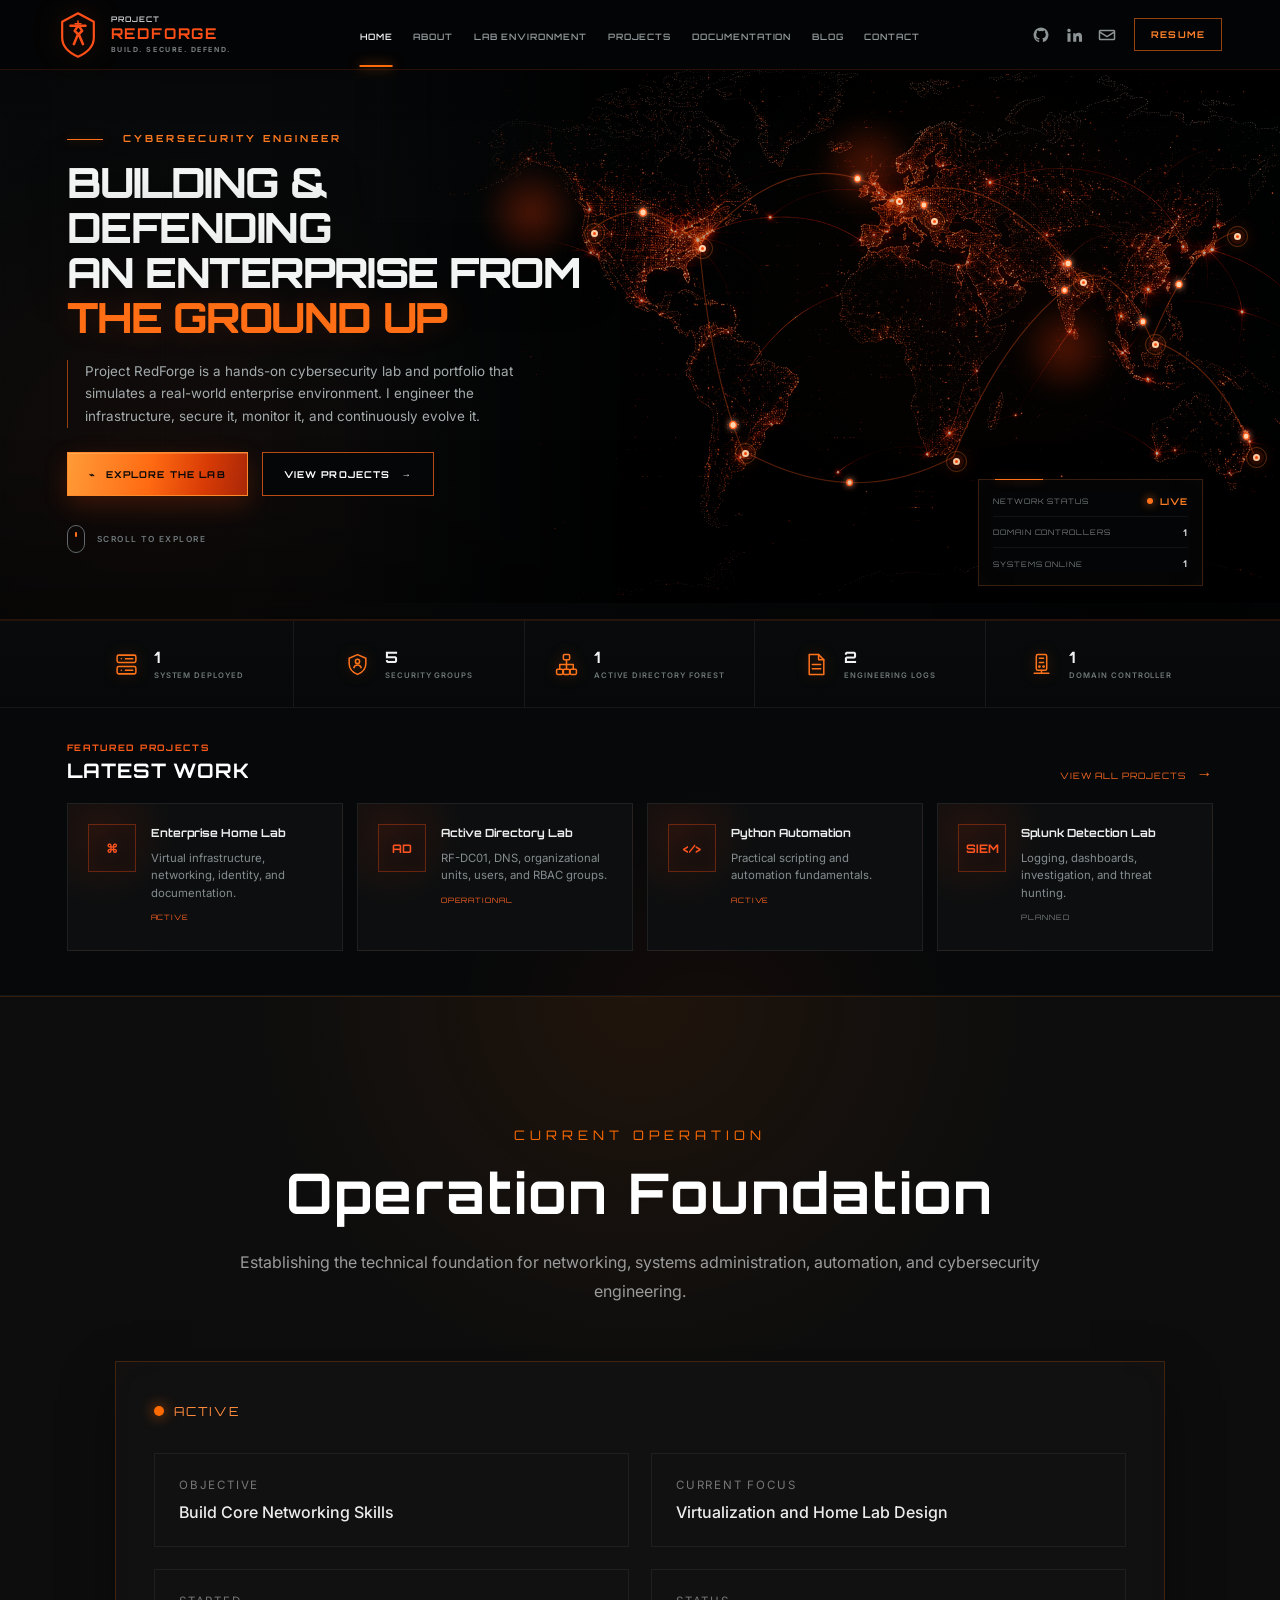
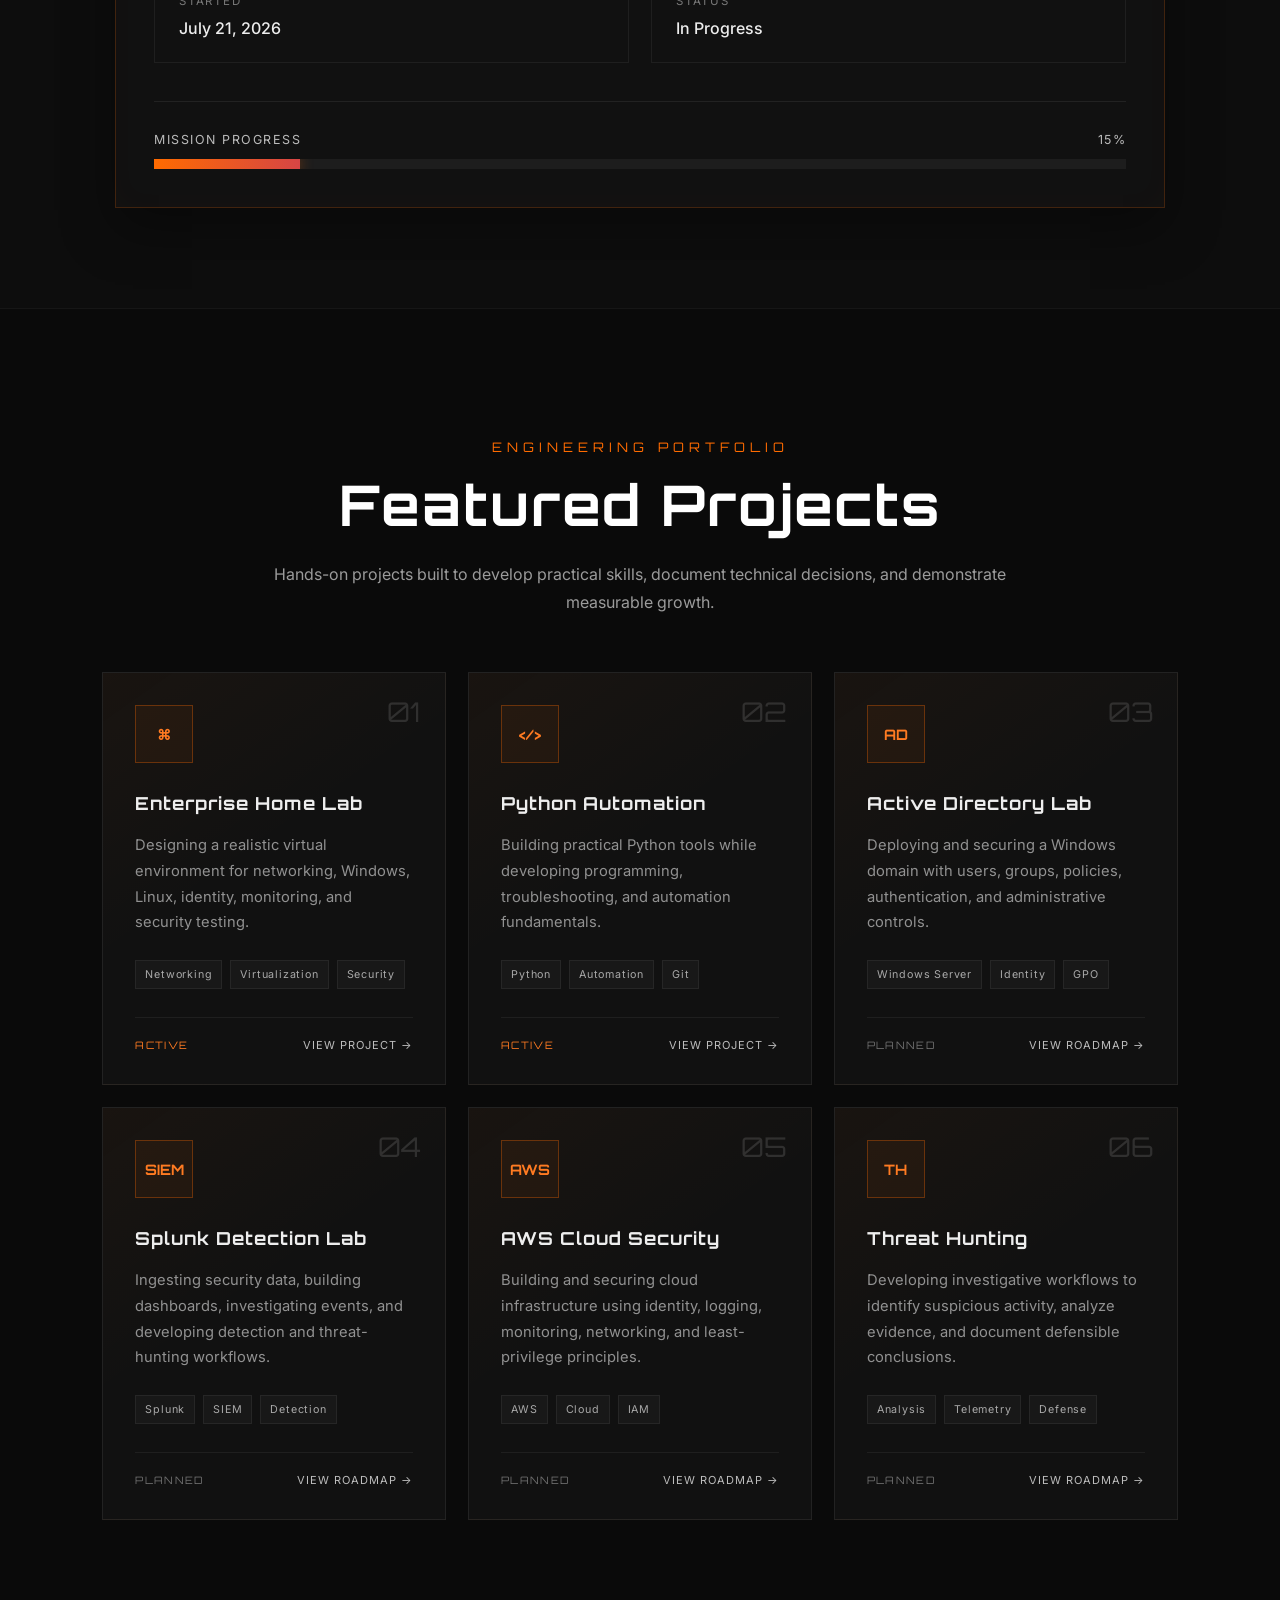
<file: index.html>
<!DOCTYPE html>
<html lang="en">

<head>
    <meta charset="UTF-8">

    <meta
        name="viewport"
        content="width=device-width, initial-scale=1.0"
    >

    <meta
        name="description"
        content="Project RedForge is a hands-on cybersecurity engineering portfolio and enterprise home lab."
    >

    <title>Project RedForge</title>

    <link
        rel="preconnect"
        href="https://fonts.googleapis.com"
    >

    <link
        rel="preconnect"
        href="https://fonts.gstatic.com"
        crossorigin
    >

    <link
        href="https://fonts.googleapis.com/css2?family=Inter:wght@300;400;500;600;700&family=Orbitron:wght@500;600;700;800;900&display=swap"
        rel="stylesheet"
    >

    <link
        rel="stylesheet"
        href="style.css"
    >
</head>

<body class="home-page">

    <nav class="navbar">

        <a
            class="brand"
            href="#home"
            aria-label="Project RedForge home"
        >
            <span class="brand-mark" aria-hidden="true">
                <svg viewBox="0 0 48 56" role="img">
                    <path class="brand-shield" d="M24 2 43 12v19c0 11-7.5 18-19 23C12.5 49 5 42 5 31V12L24 2Z" />
                    <path class="brand-forge" d="M15 17h9l-4 6 4 4-5 12m14-22h-8l4 6-4 4 5 12" />
                    <path class="brand-spark" d="M24 11v7M20.5 14.5h7" />
                </svg>
            </span>

            <span class="brand-copy">
                <small>PROJECT</small>

                <strong>
                    REDFORGE
                </strong>

                <em>
                    BUILD. SECURE. DEFEND.
                </em>
            </span>
        </a>

        <div class="nav-links">
            <a
                class="active"
                href="#home"
            >
                HOME
            </a>

            <a href="operator-profile.html">
                ABOUT
            </a>

            <a href="projects/enterprise-home-lab.html">
                LAB ENVIRONMENT
            </a>

            <a href="#projects">
                PROJECTS
            </a>

            <a href="#operations">
                DOCUMENTATION
            </a>

            <a href="#journal">
                BLOG
            </a>

            <a href="#contact">
                CONTACT
            </a>
        </div>

        <div class="nav-actions">
            <div class="social-links" aria-label="Professional profiles">
                <a
                    href="https://github.com/JPulido-cyber"
                    target="_blank"
                    rel="noopener noreferrer"
                    aria-label="GitHub profile"
                >
                    <svg viewBox="0 0 24 24" aria-hidden="true">
                        <path d="M12 2a10 10 0 0 0-3.16 19.49c.5.09.68-.22.68-.48v-1.87c-2.78.6-3.37-1.18-3.37-1.18-.45-1.16-1.11-1.47-1.11-1.47-.91-.62.07-.61.07-.61 1 .07 1.53 1.03 1.53 1.03.9 1.53 2.35 1.09 2.92.83.09-.65.35-1.09.64-1.34-2.22-.25-4.56-1.11-4.56-4.94 0-1.09.39-1.98 1.03-2.68-.1-.25-.45-1.27.1-2.64 0 0 .84-.27 2.75 1.02A9.6 9.6 0 0 1 12 6.82a9.6 9.6 0 0 1 2.5.34c1.91-1.29 2.75-1.02 2.75-1.02.55 1.37.2 2.39.1 2.64.64.7 1.03 1.59 1.03 2.68 0 3.84-2.34 4.68-4.57 4.93.36.31.68.92.68 1.86v2.76c0 .27.18.58.69.48A10 10 0 0 0 12 2Z" />
                    </svg>
                </a>

                <a
                    href="https://www.linkedin.com/in/jose-pulido-5887723a5"
                    target="_blank"
                    rel="noopener noreferrer"
                    aria-label="LinkedIn profile"
                >
                    <svg viewBox="0 0 24 24" aria-hidden="true">
                        <path d="M5.35 3.5A2.35 2.35 0 1 1 5.34 8.2a2.35 2.35 0 0 1 .01-4.7ZM3.3 9.75h4.1V21H3.3V9.75Zm6.65 0h3.93v1.54h.06c.55-1.04 1.88-2.13 3.87-2.13 4.14 0 4.9 2.72 4.9 6.27V21h-4.1v-4.94c0-1.18-.02-2.7-1.65-2.7-1.65 0-1.9 1.29-1.9 2.61V21h-4.11V9.75Z" />
                    </svg>
                </a>

                <a href="mailto:j.pulido.cyber@outlook.com" aria-label="Email JPulido">
                    <svg viewBox="0 0 24 24" aria-hidden="true">
                        <path d="M3 5h18a2 2 0 0 1 2 2v10a2 2 0 0 1-2 2H3a2 2 0 0 1-2-2V7a2 2 0 0 1 2-2Zm0 2v.35l9 5.62 9-5.62V7H3Zm18 10V9.7l-8.47 5.3a1 1 0 0 1-1.06 0L3 9.7V17h18Z" />
                    </svg>
                </a>
            </div>

            <a
                class="resume-button"
                href="#"
            >
                RESUME
            </a>
        </div>

    </nav>

    <main>

        <section
            class="hero"
            id="home"
        >

            <div
                class="hero-background"
                aria-hidden="true"
            >

                <div class="hero-grid-overlay"></div>

                <div class="forge-atmosphere">
                    <i class="forge-ember"></i>
                    <i class="forge-ember"></i>
                    <i class="forge-ember"></i>
                    <i class="forge-ember"></i>
                    <i class="forge-ember"></i>
                    <i class="forge-ember"></i>
                    <i class="forge-ember"></i>
                    <i class="forge-ash"></i>
                    <i class="forge-ash"></i>
                    <i class="forge-ash"></i>
                    <i class="forge-ash"></i>
                    <i class="forge-ash"></i>
                    <i class="forge-ash"></i>
                    <i class="forge-ash"></i>
                    <i class="forge-ash"></i>
                </div>

                <div class="world-map">

                    <img
                        class="world-map-image"
                        src="images/redforge-world-map-v2.png"
                        alt=""
                    >

                    <div class="map-glow map-glow-one"></div>

                    <div class="map-glow map-glow-two"></div>

                    <div class="map-glow map-glow-three"></div>

                    <span class="network-node node-one"></span>

                    <span class="network-node node-two"></span>

                    <span class="network-node node-three"></span>

                    <span class="network-node node-four"></span>

                    <span class="network-node node-five"></span>

                    <span class="network-node node-six"></span>

                    <span class="network-node node-seven"></span>

                    <span class="network-node node-eight"></span>

                    <span class="network-node node-nine"></span>

                    <span class="network-node node-ten"></span>

                    <svg
                        class="network-routes"
                        viewBox="0 0 1000 520"
                        preserveAspectRatio="none"
                        aria-hidden="true"
                    >
                        <defs>
                            <filter id="signal-glow" x="-300%" y="-300%" width="700%" height="700%">
                                <feGaussianBlur stdDeviation="3" result="blur"></feGaussianBlur>
                                <feMerge>
                                    <feMergeNode in="blur"></feMergeNode>
                                    <feMergeNode in="SourceGraphic"></feMergeNode>
                                </feMerge>
                            </filter>
                        </defs>

                        <path id="route-1" d="M307 192 Q358 155 410 205"></path>
                        <path id="route-2" d="M410 205 Q505 105 598 164"></path>
                        <path id="route-3" d="M598 164 Q614 150 631 181"></path>
                        <path id="route-4" d="M410 205 Q420 315 451 386"></path>
                        <path id="route-5" d="M451 386 Q555 440 652 392"></path>
                        <path id="route-6" d="M598 164 Q685 128 773 235"></path>
                        <path id="route-7" d="M652 392 Q700 280 773 235"></path>
                        <path id="route-8" d="M773 235 Q808 220 841 289"></path>
                        <path id="route-9" d="M841 289 Q878 205 920 194"></path>
                        <path id="route-10" d="M841 289 Q905 310 938 389"></path>

                        <circle class="route-signal" r="3.2" filter="url(#signal-glow)">
                            <animateMotion dur="8.5s" begin="-2.1s" repeatCount="indefinite"><mpath href="#route-1"></mpath></animateMotion>
                        </circle>
                        <circle class="route-signal" r="3" filter="url(#signal-glow)">
                            <animateMotion dur="10.2s" begin="-6.4s" repeatCount="indefinite"><mpath href="#route-2"></mpath></animateMotion>
                        </circle>
                        <circle class="route-signal" r="2.8" filter="url(#signal-glow)">
                            <animateMotion dur="9.4s" begin="-4.8s" repeatCount="indefinite"><mpath href="#route-3"></mpath></animateMotion>
                        </circle>
                        <circle class="route-signal" r="3.2" filter="url(#signal-glow)">
                            <animateMotion dur="11.5s" begin="-8.2s" repeatCount="indefinite"><mpath href="#route-4"></mpath></animateMotion>
                        </circle>
                        <circle class="route-signal" r="2.7" filter="url(#signal-glow)">
                            <animateMotion dur="10.8s" begin="-3.7s" repeatCount="indefinite"><mpath href="#route-5"></mpath></animateMotion>
                        </circle>
                        <circle class="route-signal" r="3" filter="url(#signal-glow)">
                            <animateMotion dur="12.4s" begin="-9.5s" repeatCount="indefinite"><mpath href="#route-6"></mpath></animateMotion>
                        </circle>
                        <circle class="route-signal" r="2.7" filter="url(#signal-glow)">
                            <animateMotion dur="9.8s" begin="-7.1s" repeatCount="indefinite"><mpath href="#route-7"></mpath></animateMotion>
                        </circle>
                        <circle class="route-signal" r="2.8" filter="url(#signal-glow)">
                            <animateMotion dur="8.9s" begin="-5.4s" repeatCount="indefinite"><mpath href="#route-8"></mpath></animateMotion>
                        </circle>
                        <circle class="route-signal" r="3" filter="url(#signal-glow)">
                            <animateMotion dur="10.6s" begin="-2.8s" repeatCount="indefinite"><mpath href="#route-9"></mpath></animateMotion>
                        </circle>
                        <circle class="route-signal" r="2.8" filter="url(#signal-glow)">
                            <animateMotion dur="11.8s" begin="-8.6s" repeatCount="indefinite"><mpath href="#route-10"></mpath></animateMotion>
                        </circle>
                    </svg>

                </div>

            </div>

            <div class="hero-content">

                <p class="hero-eyebrow">
                    CYBERSECURITY ENGINEER
                </p>

                <h1>
                    BUILDING &amp; DEFENDING

                    <span>
                        AN ENTERPRISE FROM
                    </span>

                    <span>
                        THE GROUND UP
                    </span>
                </h1>

                <p class="hero-description">
                    Project RedForge is a hands-on cybersecurity lab and portfolio
                    that simulates a real-world enterprise environment. I engineer
                    the infrastructure, secure it, monitor it, and continuously
                    evolve it.
                </p>

                <div class="hero-actions">

                    <a
                        class="primary-button"
                        href="projects/enterprise-home-lab.html"
                    >
                        <span aria-hidden="true">
                            ⌁
                        </span>

                        EXPLORE THE LAB
                    </a>

                    <a
                        class="secondary-button"
                        href="#projects"
                    >
                        VIEW PROJECTS

                        <span aria-hidden="true">
                            →
                        </span>
                    </a>

                </div>

                <a
                    class="scroll-indicator"
                    href="#operations"
                >
                    <span class="mouse-icon">
                        <span></span>
                    </span>

                    SCROLL TO EXPLORE
                </a>

            </div>

            <aside class="network-status-panel">

                <div class="status-row">
                    <span>
                        NETWORK STATUS
                    </span>

                    <strong class="live-status">
                        <span></span>

                        LIVE
                    </strong>
                </div>

                <div class="status-row">
                    <span>
                        DOMAIN CONTROLLERS
                    </span>

                    <strong>
                        1
                    </strong>
                </div>

                <div class="status-row">
                    <span>
                        SYSTEMS ONLINE
                    </span>

                    <strong class="online-count">
                        1
                    </strong>
                </div>

            </aside>

        </section>

        <section
            class="hero-metrics"
            aria-label="RedForge project metrics"
        >

            <div class="metric">

                <span class="metric-icon" aria-hidden="true">
                    <svg viewBox="0 0 24 24">
                        <rect x="3" y="3" width="18" height="7" rx="1.5"></rect>
                        <rect x="3" y="14" width="18" height="7" rx="1.5"></rect>
                        <path d="M7 6.5h.01M7 17.5h.01M11 6.5h7M11 17.5h7"></path>
                    </svg>
                </span>

                <div>
                    <strong>
                        1
                    </strong>

                    <p>
                        SYSTEM DEPLOYED
                    </p>
                </div>

            </div>

            <div class="metric">

                <span class="metric-icon" aria-hidden="true">
                    <svg viewBox="0 0 24 24">
                        <path d="M12 2.5 20 6v5.2c0 5-3.1 8.2-8 10.3-4.9-2.1-8-5.3-8-10.3V6l8-3.5Z"></path>
                        <circle cx="12" cy="9" r="2"></circle>
                        <path d="M8.5 15c.6-1.7 1.8-2.6 3.5-2.6s2.9.9 3.5 2.6"></path>
                    </svg>
                </span>

                <div>
                    <strong>
                        5
                    </strong>

                    <p>
                        SECURITY GROUPS
                    </p>
                </div>

            </div>

            <div class="metric">

                <span class="metric-icon" aria-hidden="true">
                    <svg viewBox="0 0 24 24">
                        <rect x="9" y="2.5" width="6" height="5" rx="1"></rect>
                        <rect x="2.5" y="16.5" width="6" height="5" rx="1"></rect>
                        <rect x="9" y="16.5" width="6" height="5" rx="1"></rect>
                        <rect x="15.5" y="16.5" width="6" height="5" rx="1"></rect>
                        <path d="M12 7.5v4.5M5.5 16.5V12h13v4.5M12 12v4.5"></path>
                    </svg>
                </span>

                <div>
                    <strong>
                        1
                    </strong>

                    <p>
                        ACTIVE DIRECTORY FOREST
                    </p>
                </div>

            </div>

            <div class="metric">

                <span class="metric-icon" aria-hidden="true">
                    <svg viewBox="0 0 24 24">
                        <path d="M5 2.5h9l5 5V21.5H5v-19Z"></path>
                        <path d="M14 2.5v5h5M8 12h8M8 16h8"></path>
                    </svg>
                </span>

                <div>
                    <strong>
                        2
                    </strong>

                    <p>
                        ENGINEERING LOGS
                    </p>
                </div>

            </div>

            <div class="metric">

                <span class="metric-icon" aria-hidden="true">
                    <svg viewBox="0 0 24 24">
                        <rect x="7" y="2.5" width="10" height="15" rx="1.5"></rect>
                        <path d="M10 6h4M10 10h4M12 17.5v3M5 20.5h14"></path>
                        <circle cx="10" cy="14" r=".65"></circle>
                        <circle cx="14" cy="14" r=".65"></circle>
                    </svg>
                </span>

                <div>
                    <strong>
                        1
                    </strong>

                    <p>
                        DOMAIN CONTROLLER
                    </p>
                </div>

            </div>

        </section>

        <section
            class="featured-preview"
            aria-labelledby="featured-preview-title"
        >

            <div class="featured-preview-heading">
                <div>
                    <p>FEATURED PROJECTS</p>
                    <h2 id="featured-preview-title">Latest Work</h2>
                </div>

                <a href="#projects">
                    VIEW ALL PROJECTS <span aria-hidden="true">→</span>
                </a>
            </div>

            <div class="featured-preview-grid">

                <a class="preview-card" href="projects/enterprise-home-lab.html">
                    <span class="preview-card-icon">⌘</span>
                    <span>
                        <strong>Enterprise Home Lab</strong>
                        <small>Virtual infrastructure, networking, identity, and documentation.</small>
                        <em>ACTIVE</em>
                    </span>
                </a>

                <a class="preview-card" href="#projects">
                    <span class="preview-card-icon">AD</span>
                    <span>
                        <strong>Active Directory Lab</strong>
                        <small>RF-DC01, DNS, organizational units, users, and RBAC groups.</small>
                        <em>OPERATIONAL</em>
                    </span>
                </a>

                <a class="preview-card" href="#projects">
                    <span class="preview-card-icon">&lt;/&gt;</span>
                    <span>
                        <strong>Python Automation</strong>
                        <small>Practical scripting and automation fundamentals.</small>
                        <em>ACTIVE</em>
                    </span>
                </a>

                <a class="preview-card" href="#projects">
                    <span class="preview-card-icon">SIEM</span>
                    <span>
                        <strong>Splunk Detection Lab</strong>
                        <small>Logging, dashboards, investigation, and threat hunting.</small>
                        <em class="planned">PLANNED</em>
                    </span>
                </a>

            </div>

        </section>

        <section
            class="operations-section"
            id="operations"
        >

            <div class="section-heading">

                <p class="section-label">
                    CURRENT OPERATION
                </p>

                <h2>
                    Operation Foundation
                </h2>

                <p class="section-description">
                    Establishing the technical foundation for networking, systems
                    administration, automation, and cybersecurity engineering.
                </p>

            </div>

            <div class="operation-card">

                <div class="operation-status">

                    <span class="status-dot"></span>

                    <span>
                        ACTIVE
                    </span>

                </div>

                <div class="operation-grid">

                    <div class="operation-item">

                        <span class="item-label">
                            OBJECTIVE
                        </span>

                        <strong>
                            Build Core Networking Skills
                        </strong>

                    </div>

                    <div class="operation-item">

                        <span class="item-label">
                            CURRENT FOCUS
                        </span>

                        <strong>
                            Virtualization and Home Lab Design
                        </strong>

                    </div>

                    <div class="operation-item">

                        <span class="item-label">
                            STARTED
                        </span>

                        <strong>
                            July 21, 2026
                        </strong>

                    </div>

                    <div class="operation-item">

                        <span class="item-label">
                            STATUS
                        </span>

                        <strong>
                            In Progress
                        </strong>

                    </div>

                </div>

                <div class="progress-block">

                    <div class="progress-header">

                        <span>
                            MISSION PROGRESS
                        </span>

                        <span>
                            15%
                        </span>

                    </div>

                    <div class="progress-track">
                        <div class="progress-fill"></div>
                    </div>

                </div>

            </div>

        </section>

        <section
            class="projects-section"
            id="projects"
        >

            <div class="section-heading">

                <p class="section-label">
                    ENGINEERING PORTFOLIO
                </p>

                <h2>
                    Featured Projects
                </h2>

                <p class="section-description">
                    Hands-on projects built to develop practical skills, document
                    technical decisions, and demonstrate measurable growth.
                </p>

            </div>

            <div class="project-grid">

                <article class="project-card">

                    <span class="project-number">
                        01
                    </span>

                    <div class="project-icon">
                        ⌘
                    </div>

                    <h3>
                        Enterprise Home Lab
                    </h3>

                    <p>
                        Designing a realistic virtual environment for networking,
                        Windows, Linux, identity, monitoring, and security testing.
                    </p>

                    <div class="project-tags">

                        <span>
                            Networking
                        </span>

                        <span>
                            Virtualization
                        </span>

                        <span>
                            Security
                        </span>

                    </div>

                    <div class="project-footer">

                        <span class="project-status active">
                            ACTIVE
                        </span>

                        <a href="projects/enterprise-home-lab.html">
                            VIEW PROJECT →
                        </a>

                    </div>

                </article>

                <article class="project-card">

                    <span class="project-number">
                        02
                    </span>

                    <div class="project-icon">
                        &lt;/&gt;
                    </div>

                    <h3>
                        Python Automation
                    </h3>

                    <p>
                        Building practical Python tools while developing programming,
                        troubleshooting, and automation fundamentals.
                    </p>

                    <div class="project-tags">

                        <span>
                            Python
                        </span>

                        <span>
                            Automation
                        </span>

                        <span>
                            Git
                        </span>

                    </div>

                    <div class="project-footer">

                        <span class="project-status active">
                            ACTIVE
                        </span>

                        <a href="#">
                            VIEW PROJECT →
                        </a>

                    </div>

                </article>

                <article class="project-card">

                    <span class="project-number">
                        03
                    </span>

                    <div class="project-icon">
                        AD
                    </div>

                    <h3>
                        Active Directory Lab
                    </h3>

                    <p>
                        Deploying and securing a Windows domain with users, groups,
                        policies, authentication, and administrative controls.
                    </p>

                    <div class="project-tags">

                        <span>
                            Windows Server
                        </span>

                        <span>
                            Identity
                        </span>

                        <span>
                            GPO
                        </span>

                    </div>

                    <div class="project-footer">

                        <span class="project-status planned">
                            PLANNED
                        </span>

                        <a href="#">
                            VIEW ROADMAP →
                        </a>

                    </div>

                </article>

                <article class="project-card">

                    <span class="project-number">
                        04
                    </span>

                    <div class="project-icon">
                        SIEM
                    </div>

                    <h3>
                        Splunk Detection Lab
                    </h3>

                    <p>
                        Ingesting security data, building dashboards, investigating
                        events, and developing detection and threat-hunting workflows.
                    </p>

                    <div class="project-tags">

                        <span>
                            Splunk
                        </span>

                        <span>
                            SIEM
                        </span>

                        <span>
                            Detection
                        </span>

                    </div>

                    <div class="project-footer">

                        <span class="project-status planned">
                            PLANNED
                        </span>

                        <a href="#">
                            VIEW ROADMAP →
                        </a>

                    </div>

                </article>

                <article class="project-card">

                    <span class="project-number">
                        05
                    </span>

                    <div class="project-icon">
                        AWS
                    </div>

                    <h3>
                        AWS Cloud Security
                    </h3>

                    <p>
                        Building and securing cloud infrastructure using identity,
                        logging, monitoring, networking, and least-privilege principles.
                    </p>

                    <div class="project-tags">

                        <span>
                            AWS
                        </span>

                        <span>
                            Cloud
                        </span>

                        <span>
                            IAM
                        </span>

                    </div>

                    <div class="project-footer">

                        <span class="project-status planned">
                            PLANNED
                        </span>

                        <a href="#">
                            VIEW ROADMAP →
                        </a>

                    </div>

                </article>

                <article class="project-card">

                    <span class="project-number">
                        06
                    </span>

                    <div class="project-icon">
                        TH
                    </div>

                    <h3>
                        Threat Hunting
                    </h3>

                    <p>
                        Developing investigative workflows to identify suspicious
                        activity, analyze evidence, and document defensible conclusions.
                    </p>

                    <div class="project-tags">

                        <span>
                            Analysis
                        </span>

                        <span>
                            Telemetry
                        </span>

                        <span>
                            Defense
                        </span>

                    </div>

                    <div class="project-footer">

                        <span class="project-status planned">
                            PLANNED
                        </span>

                        <a href="#">
                            VIEW ROADMAP →
                        </a>

                    </div>

                </article>

            </div>

        </section>

        <section
            class="operator-section"
            id="operator"
            hidden
        >

            <div class="section-heading">

                <p class="section-label">
                    OPERATOR PROFILE
                </p>

                <h2>
                    The Engineer Behind RedForge
                </h2>

                <p class="section-description">
                    Military leadership, technical development, and a disciplined
                    transition into cybersecurity engineering.
                </p>

            </div>

            <div class="operator-dashboard">

                <aside class="operator-identity">

                    <div class="operator-emblem">

                        <span class="emblem-project">
                            PROJECT
                        </span>

                        <strong>
                            RF
                        </strong>

                        <span class="emblem-name">
                            REDFORGE
                        </span>

                    </div>

                    <p class="operator-designation">
                        OPERATOR
                    </p>

                    <h3>
                        Jose Pulido
                    </h3>

                    <p class="operator-role">
                        Cybersecurity Engineer
                    </p>

                    <div class="operator-active-status">

                        <span class="status-dot"></span>

                        <span>
                            ACTIVE
                        </span>

                    </div>

                    <div class="identity-divider"></div>

                    <div class="identity-detail">

                        <span>
                            CURRENT MISSION
                        </span>

                        <strong>
                            Project RedForge
                        </strong>

                    </div>

                    <div class="identity-detail">

                        <span>
                            MOTTO
                        </span>

                        <strong>
                            Discipline. Precision. Progress.
                        </strong>

                    </div>

                    <div class="system-status">

                        <div class="system-status-header">

                            <span>
                                SYSTEM STATUS
                            </span>

                            <span>
                                ONLINE
                            </span>

                        </div>

                        <div class="system-status-track">
                            <div class="system-status-fill"></div>
                        </div>

                    </div>

                </aside>

                <div class="operator-dossier">

                    <div class="dossier-header">

                        <span>
                            PERSONNEL DOSSIER
                        </span>

                        <span>
                            RF-001
                        </span>

                    </div>

                    <div class="dossier-grid">

                        <div class="dossier-item">

                            <span class="item-label">
                                OPERATOR
                            </span>

                            <strong>
                                Jose Pulido
                            </strong>

                        </div>

                        <div class="dossier-item">

                            <span class="item-label">
                                STATUS
                            </span>

                            <strong class="active-text">
                                Active
                            </strong>

                        </div>

                        <div class="dossier-item">

                            <span class="item-label">
                                BACKGROUND
                            </span>

                            <strong>
                                U.S. Army Leadership
                            </strong>

                        </div>

                        <div class="dossier-item">

                            <span class="item-label">
                                EXPERIENCE
                            </span>

                            <strong>
                                13 Years
                            </strong>

                        </div>

                        <div class="dossier-item">

                            <span class="item-label">
                                CURRENT OBJECTIVE
                            </span>

                            <strong>
                                Cybersecurity Engineer
                            </strong>

                        </div>

                        <div class="dossier-item">

                            <span class="item-label">
                                EDUCATION
                            </span>

                            <strong>
                                B.S. Cyber Security
                            </strong>

                        </div>

                    </div>

                    <div class="operator-focus">

                        <span class="item-label">
                            CURRENT FOCUS
                        </span>

                        <div class="focus-tags">

                            <span>
                                Python
                            </span>

                            <span>
                                Networking
                            </span>

                            <span>
                                Windows
                            </span>

                            <span>
                                Linux
                            </span>

                            <span>
                                Active Directory
                            </span>

                            <span>
                                Splunk
                            </span>

                            <span>
                                Cloud Security
                            </span>

                        </div>

                    </div>

                    <div class="mission-statement">

                        <span class="item-label">
                            MISSION STATEMENT
                        </span>

                        <p>
                            Project RedForge documents my transition from Army
                            leadership to cybersecurity engineering. Every lab,
                            automation, technical write-up, and project on this
                            platform represents deliberate practice, continuous
                            learning, and measurable progress.
                        </p>

                    </div>

                </div>

            </div>

            <div class="redforge-principle">

                <p>
                    REDFORGE PRINCIPLE
                </p>

                <h3>
                    Discipline forged in service.

                    <span>
                        Engineering forged through practice.
                    </span>
                </h3>

            </div>

        </section>

    </main>

    <script src="script.js"></script>

</body>

</html>
</file>
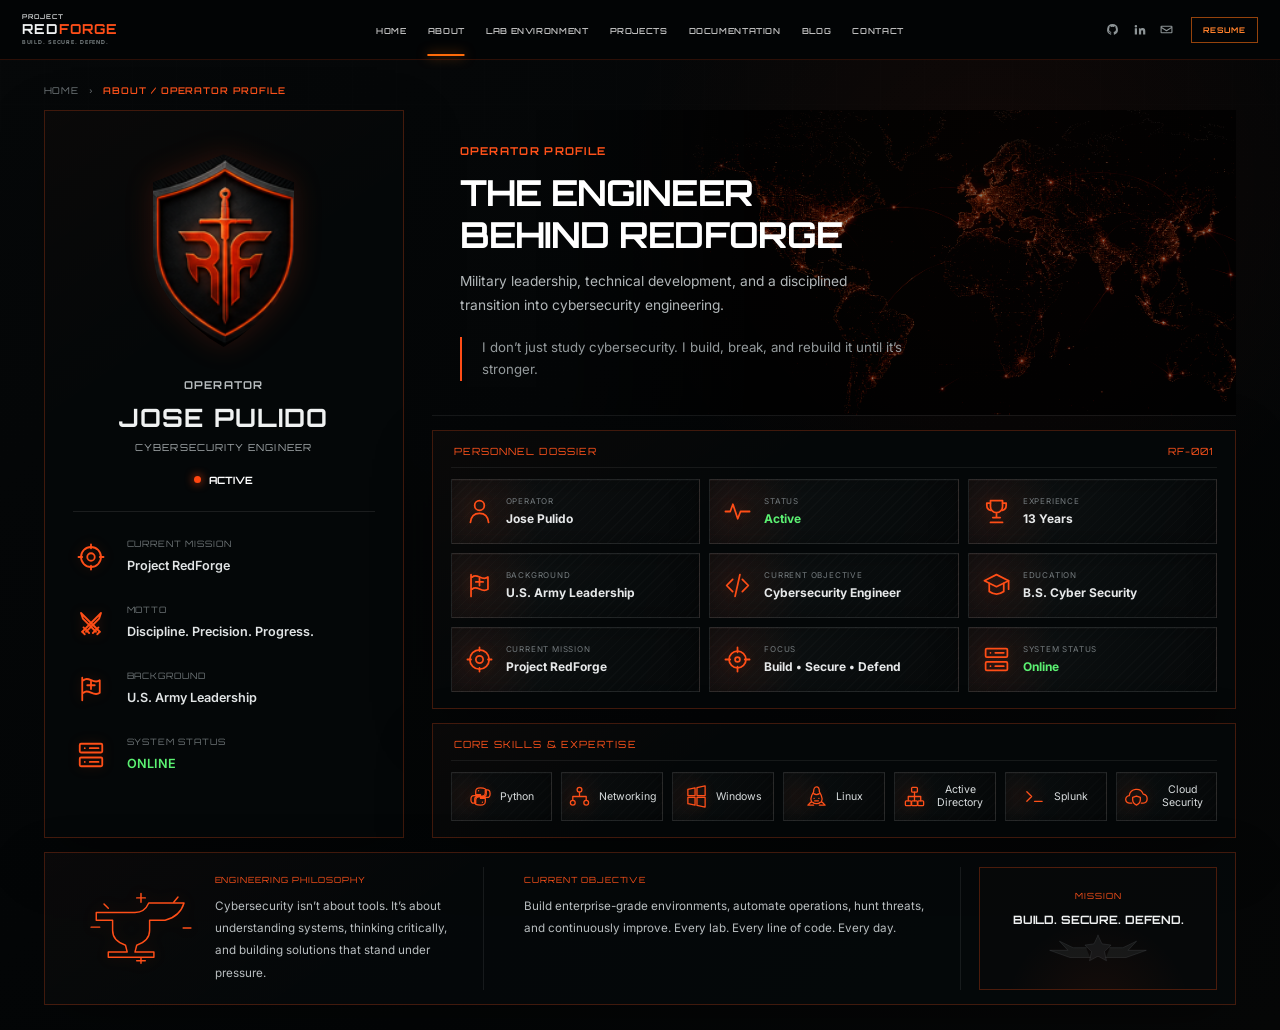
<file: operator-profile.html>
<!DOCTYPE html>
<html lang="en">

<head>
    <meta charset="UTF-8">
    <meta name="viewport" content="width=device-width, initial-scale=1.0">
    <meta
        name="description"
        content="Meet Jose Pulido, the cybersecurity engineer and U.S. Army leader behind Project RedForge."
    >
    <title>Operator Profile | Project RedForge</title>
    <link rel="preconnect" href="https://fonts.googleapis.com">
    <link rel="preconnect" href="https://fonts.gstatic.com" crossorigin>
    <link
        href="https://fonts.googleapis.com/css2?family=Inter:wght@300;400;500;600;700&family=Orbitron:wght@500;600;700;800;900&display=swap"
        rel="stylesheet"
    >
    <link rel="stylesheet" href="style.css">
</head>

<body class="operator-profile-page">

    <nav class="navbar">
        <a class="brand" href="index.html" aria-label="Project RedForge home">
            <span class="brand-copy">
                <small>PROJECT</small>
                <strong><span class="brand-red">RED</span><span class="brand-forge-word">FORGE</span></strong>
                <em>BUILD. SECURE. DEFEND.</em>
            </span>
        </a>

        <div class="nav-links">
            <a href="index.html">HOME</a>
            <a class="active" href="operator-profile.html">ABOUT</a>
            <a href="projects/enterprise-home-lab.html">LAB ENVIRONMENT</a>
            <a href="index.html#projects">PROJECTS</a>
            <a href="index.html#operations">DOCUMENTATION</a>
            <a href="index.html#journal">BLOG</a>
            <a href="index.html#contact">CONTACT</a>
        </div>

        <div class="nav-actions">
            <div class="social-links" aria-label="Professional profiles">
                <a href="https://github.com/JPulido-cyber" target="_blank" rel="noopener noreferrer" aria-label="GitHub profile">
                    <svg viewBox="0 0 24 24" aria-hidden="true">
                        <path d="M12 2a10 10 0 0 0-3.16 19.49c.5.09.68-.22.68-.48v-1.87c-2.78.6-3.37-1.18-3.37-1.18-.45-1.16-1.11-1.47-1.11-1.47-.91-.62.07-.61.07-.61 1 .07 1.53 1.03 1.53 1.03.9 1.53 2.35 1.09 2.92.83.09-.65.35-1.09.64-1.34-2.22-.25-4.56-1.11-4.56-4.94 0-1.09.39-1.98 1.03-2.68-.1-.25-.45-1.27.1-2.64 0 0 .84-.27 2.75 1.02A9.6 9.6 0 0 1 12 6.82a9.6 9.6 0 0 1 2.5.34c1.91-1.29 2.75-1.02 2.75-1.02.55 1.37.2 2.39.1 2.64.64.7 1.03 1.59 1.03 2.68 0 3.84-2.34 4.68-4.57 4.93.36.31.68.92.68 1.86v2.76c0 .27.18.58.69.48A10 10 0 0 0 12 2Z"></path>
                    </svg>
                </a>
                <a href="https://www.linkedin.com/in/jose-pulido-5887723a5" target="_blank" rel="noopener noreferrer" aria-label="LinkedIn profile">
                    <svg viewBox="0 0 24 24" aria-hidden="true">
                        <path d="M5.35 3.5A2.35 2.35 0 1 1 5.34 8.2a2.35 2.35 0 0 1 .01-4.7ZM3.3 9.75h4.1V21H3.3V9.75Zm6.65 0h3.93v1.54h.06c.55-1.04 1.88-2.13 3.87-2.13 4.14 0 4.9 2.72 4.9 6.27V21h-4.1v-4.94c0-1.18-.02-2.7-1.65-2.7-1.65 0-1.9 1.29-1.9 2.61V21h-4.11V9.75Z"></path>
                    </svg>
                </a>
                <a href="mailto:j.pulido.cyber@outlook.com" aria-label="Email Jose Pulido">
                    <svg viewBox="0 0 24 24" aria-hidden="true">
                        <path d="M3 5h18a2 2 0 0 1 2 2v10a2 2 0 0 1-2 2H3a2 2 0 0 1-2-2V7a2 2 0 0 1 2-2Zm0 2v.35l9 5.62 9-5.62V7H3Zm18 10V9.7l-8.47 5.3a1 1 0 0 1-1.06 0L3 9.7V17h18Z"></path>
                    </svg>
                </a>
            </div>
            <a class="resume-button" href="#">RESUME</a>
        </div>
    </nav>

    <main class="profile-shell">
        <div class="profile-grid-overlay" aria-hidden="true"></div>

        <div class="profile-breadcrumb">
            <a href="index.html">HOME</a>
            <span>›</span>
            <strong>ABOUT / OPERATOR PROFILE</strong>
        </div>

        <div class="profile-layout">
            <aside class="profile-identity-card">
                <div class="profile-emblem" aria-hidden="true">
                    <img src="images/operator-emblem.png" alt="">
                </div>

                <p class="profile-kicker">OPERATOR</p>
                <h1>JOSE PULIDO</h1>
                <p class="profile-role">CYBERSECURITY ENGINEER</p>
                <p class="profile-online"><span></span> ACTIVE</p>

                <div class="profile-rule"></div>

                <dl class="profile-identity-list">
                    <div>
                        <span class="profile-identity-icon" aria-hidden="true">
                            <svg viewBox="0 0 24 24">
                                <circle cx="12" cy="12" r="8"></circle>
                                <circle cx="12" cy="12" r="3"></circle>
                                <path d="M12 2v3M12 19v3M2 12h3M19 12h3"></path>
                            </svg>
                        </span>
                        <dt>CURRENT MISSION</dt>
                        <dd>Project RedForge</dd>
                    </div>
                    <div>
                        <span class="profile-identity-icon" aria-hidden="true">
                            <svg viewBox="0 0 24 24">
                                <path d="M5 19 18.4 5.6 20 4l-1.5 4.5L8 19"></path>
                                <path d="m6 15.5 4.5 4.5M5 19l2 2"></path>
                                <path d="M19 19 5.6 5.6 4 4l1.5 4.5L16 19"></path>
                                <path d="m18 15.5-4.5 4.5M19 19l-2 2"></path>
                            </svg>
                        </span>
                        <dt>MOTTO</dt>
                        <dd>Discipline. Precision. Progress.</dd>
                    </div>
                    <div>
                        <span class="profile-identity-icon" aria-hidden="true">
                            <svg viewBox="0 0 24 24">
                                <path d="M5 3v18M6 5c4-4 8 4 13 0v10c-5 4-9-4-13 0"></path>
                                <path d="M9 9h6M12 6v6"></path>
                            </svg>
                        </span>
                        <dt>BACKGROUND</dt>
                        <dd>U.S. Army Leadership</dd>
                    </div>
                    <div>
                        <span class="profile-identity-icon" aria-hidden="true">
                            <svg viewBox="0 0 24 24">
                                <rect x="3" y="3" width="18" height="7" rx="1"></rect>
                                <rect x="3" y="14" width="18" height="7" rx="1"></rect>
                                <path d="M7 6.5h.01M7 17.5h.01M11 6.5h7M11 17.5h7"></path>
                            </svg>
                        </span>
                        <dt>SYSTEM STATUS</dt>
                        <dd class="profile-green">ONLINE</dd>
                    </div>
                </dl>
            </aside>

            <section class="profile-main">
                <header class="profile-hero">
                    <div class="profile-map" aria-hidden="true">
                        <img src="images/redforge-world-map-v2.png" alt="">
                    </div>
                    <div class="profile-hero-copy">
                        <p>OPERATOR PROFILE</p>
                        <h2>THE ENGINEER<br>BEHIND REDFORGE</h2>
                        <span>Military leadership, technical development, and a disciplined transition into cybersecurity engineering.</span>
                        <blockquote>I don’t just study cybersecurity. I build, break, and rebuild it until it’s stronger.</blockquote>
                    </div>
                </header>

                <section class="profile-panel profile-dossier">
                    <div class="profile-panel-heading">
                        <h3>PERSONNEL DOSSIER</h3>
                        <span>RF-001</span>
                    </div>
                    <div class="profile-data-grid">
                        <article>
                            <span class="profile-data-icon" aria-hidden="true">
                                <svg viewBox="0 0 24 24"><circle cx="12" cy="7" r="4"></circle><path d="M4.5 21c.5-5 3-7.5 7.5-7.5s7 2.5 7.5 7.5"></path></svg>
                            </span>
                            <div><small>OPERATOR</small><strong>Jose Pulido</strong></div>
                        </article>
                        <article>
                            <span class="profile-data-icon" aria-hidden="true">
                                <svg viewBox="0 0 24 24"><path d="M2 12h4l2.2-6 4 12 2.3-6H22"></path></svg>
                            </span>
                            <div><small>STATUS</small><strong class="profile-green">Active</strong></div>
                        </article>
                        <article>
                            <span class="profile-data-icon" aria-hidden="true">
                                <svg viewBox="0 0 24 24"><path d="M7 3h10v5a5 5 0 0 1-10 0V3ZM9 17h6M12 13v4M7 21h10"></path><path d="M7 5H4v2c0 2 1.3 3.5 3.3 4M17 5h3v2c0 2-1.3 3.5-3.3 4"></path></svg>
                            </span>
                            <div><small>EXPERIENCE</small><strong>13 Years</strong></div>
                        </article>
                        <article>
                            <span class="profile-data-icon" aria-hidden="true">
                                <svg viewBox="0 0 24 24"><path d="M5 3v18M6 5c4-4 8 4 13 0v10c-5 4-9-4-13 0"></path><path d="M9 9h6M12 6v6"></path></svg>
                            </span>
                            <div><small>BACKGROUND</small><strong>U.S. Army Leadership</strong></div>
                        </article>
                        <article>
                            <span class="profile-data-icon" aria-hidden="true">
                                <svg viewBox="0 0 24 24"><path d="m8 7-5 5 5 5M16 7l5 5-5 5M14 3l-4 18"></path></svg>
                            </span>
                            <div><small>CURRENT OBJECTIVE</small><strong>Cybersecurity Engineer</strong></div>
                        </article>
                        <article>
                            <span class="profile-data-icon" aria-hidden="true">
                                <svg viewBox="0 0 24 24"><path d="m2 8 10-5 10 5-10 5L2 8Z"></path><path d="M6 10.2V17c3.8 2.7 8.2 2.7 12 0v-6.8M22 8v7"></path></svg>
                            </span>
                            <div><small>EDUCATION</small><strong>B.S. Cyber Security</strong></div>
                        </article>
                        <article>
                            <span class="profile-data-icon" aria-hidden="true">
                                <svg viewBox="0 0 24 24"><circle cx="12" cy="12" r="8"></circle><circle cx="12" cy="12" r="3"></circle><path d="M12 2v3M12 19v3M2 12h3M19 12h3"></path></svg>
                            </span>
                            <div><small>CURRENT MISSION</small><strong>Project RedForge</strong></div>
                        </article>
                        <article>
                            <span class="profile-data-icon" aria-hidden="true">
                                <svg viewBox="0 0 24 24"><circle cx="12" cy="12" r="7"></circle><path d="M12 2v4M12 18v4M2 12h4M18 12h4"></path><circle cx="12" cy="12" r="2"></circle></svg>
                            </span>
                            <div><small>FOCUS</small><strong>Build • Secure • Defend</strong></div>
                        </article>
                        <article>
                            <span class="profile-data-icon" aria-hidden="true">
                                <svg viewBox="0 0 24 24"><rect x="3" y="3" width="18" height="7" rx="1"></rect><rect x="3" y="14" width="18" height="7" rx="1"></rect><path d="M7 6.5h.01M7 17.5h.01M11 6.5h7M11 17.5h7"></path></svg>
                            </span>
                            <div><small>SYSTEM STATUS</small><strong class="profile-green">Online</strong></div>
                        </article>
                    </div>
                </section>

                <section class="profile-panel profile-skills">
                    <div class="profile-panel-heading">
                        <h3>CORE SKILLS &amp; EXPERTISE</h3>
                    </div>
                    <div class="profile-skill-grid">
                        <span>
                            <svg viewBox="0 0 24 24" aria-hidden="true">
                                <path d="M12 3c-5 0-5 2.2-5 4v3h5v1H5c-2 0-3 1.7-3 4s1 4 3 4h2v-3.2c0-2 1.7-3.8 3.8-3.8H15c1.7 0 3-1.4 3-3V6c0-2-1.8-3-6-3Z"></path>
                                <path d="M12 21c5 0 5-2.2 5-4v-3h-5v-1h7c2 0 3-1.7 3-4s-1-4-3-4h-2v3.2c0 2-1.7 3.8-3.8 3.8H9c-1.7 0-3 1.4-3 3v3c0 2 1.8 3 6 3Z"></path>
                                <path d="M10 6h.01M14 18h.01"></path>
                            </svg>
                            <em>Python</em>
                        </span>
                        <span>
                            <svg viewBox="0 0 24 24" aria-hidden="true">
                                <circle cx="12" cy="5" r="2.5"></circle>
                                <circle cx="5" cy="18.5" r="2.5"></circle>
                                <circle cx="19" cy="18.5" r="2.5"></circle>
                                <path d="M12 7.5v4M5 16v-4h14v4"></path>
                            </svg>
                            <em>Networking</em>
                        </span>
                        <span>
                            <svg viewBox="0 0 24 24" aria-hidden="true">
                                <path d="M3 4.5 10.5 3v8H3v-6.5ZM12.5 2.7 21 1v10h-8.5V2.7ZM3 13h7.5v8L3 19.5V13ZM12.5 13H21v10l-8.5-1.7V13Z"></path>
                            </svg>
                            <em>Windows</em>
                        </span>
                        <span>
                            <svg viewBox="0 0 24 24" aria-hidden="true">
                                <path d="M7 18c-1-2-1-5 0-7l2-4c0-3 1-5 3-5s3 2 3 5l2 4c1 2 1 5 0 7"></path>
                                <path d="M8 18c1.5 2 6.5 2 8 0M9 9c2 1.3 4 1.3 6 0M9.5 14h.01M14.5 14h.01M10 16.5h4"></path>
                                <path d="M6 18 3 21h6M18 18l3 3h-6"></path>
                            </svg>
                            <em>Linux</em>
                        </span>
                        <span>
                            <svg viewBox="0 0 24 24" aria-hidden="true">
                                <rect x="9" y="2.5" width="6" height="5" rx="1"></rect>
                                <rect x="2.5" y="16.5" width="6" height="5" rx="1"></rect>
                                <rect x="9" y="16.5" width="6" height="5" rx="1"></rect>
                                <rect x="15.5" y="16.5" width="6" height="5" rx="1"></rect>
                                <path d="M12 7.5v4.5M5.5 16.5V12h13v4.5M12 12v4.5"></path>
                            </svg>
                            <em>Active Directory</em>
                        </span>
                        <span>
                            <svg viewBox="0 0 24 24" aria-hidden="true">
                                <path d="m4 7 5 5-5 5M12 17h8"></path>
                            </svg>
                            <em>Splunk</em>
                        </span>
                        <span>
                            <svg viewBox="0 0 24 24" aria-hidden="true">
                                <path d="M7 19H5a4 4 0 0 1-.5-8A7.5 7.5 0 0 1 19 9.5 4.8 4.8 0 0 1 19 19h-2"></path>
                                <path d="M12 11.5 16 13v2.5c0 2.6-1.5 4.3-4 5.5-2.5-1.2-4-2.9-4-5.5V13l4-1.5Z"></path>
                            </svg>
                            <em>Cloud Security</em>
                        </span>
                    </div>
                </section>
            </section>
        </div>

        <section class="profile-philosophy">
            <div class="profile-forge-philosophy">
                <svg class="profile-forge-icon" viewBox="0 0 130 86" aria-hidden="true">
                    <path d="M13 25h45c8 0 13-4 16-11h41c-3 10-10 17-22 20H75v12c0 8-6 14-15 17l-2 8h22v6H27v-6h22l-2-8c-9-3-15-9-15-17V34H13v-9Z"></path>
                    <path d="M65 3v10M60 8h10M22 15l5 5M108 7l-5 6M7 42h10M114 43h9"></path>
                    <path d="M65 78v6M60 81h10"></path>
                </svg>
                <div>
                    <p>ENGINEERING PHILOSOPHY</p>
                    <strong>Cybersecurity isn’t about tools. It’s about understanding systems, thinking critically, and building solutions that stand under pressure.</strong>
                </div>
            </div>
            <div>
                <p>CURRENT OBJECTIVE</p>
                <strong>Build enterprise-grade environments, automate operations, hunt threats, and continuously improve. Every lab. Every line of code. Every day.</strong>
            </div>
            <div class="profile-mission">
                <p>MISSION</p>
                <strong>BUILD. SECURE. DEFEND.</strong>
                <svg class="profile-mission-emblem" viewBox="0 0 160 52" aria-hidden="true">
                    <path d="M80 5 86 18l14 2-10 10 3 14-13-7-13 7 3-14-10-10 14-2 6-13Z"></path>
                    <path d="M62 24H42L21 14l13 14H6l31 11h31M98 24h20l21-10-13 14h28l-31 11H92"></path>
                </svg>
            </div>
        </section>
    </main>

    <script src="script.js"></script>
</body>

</html>
</file>
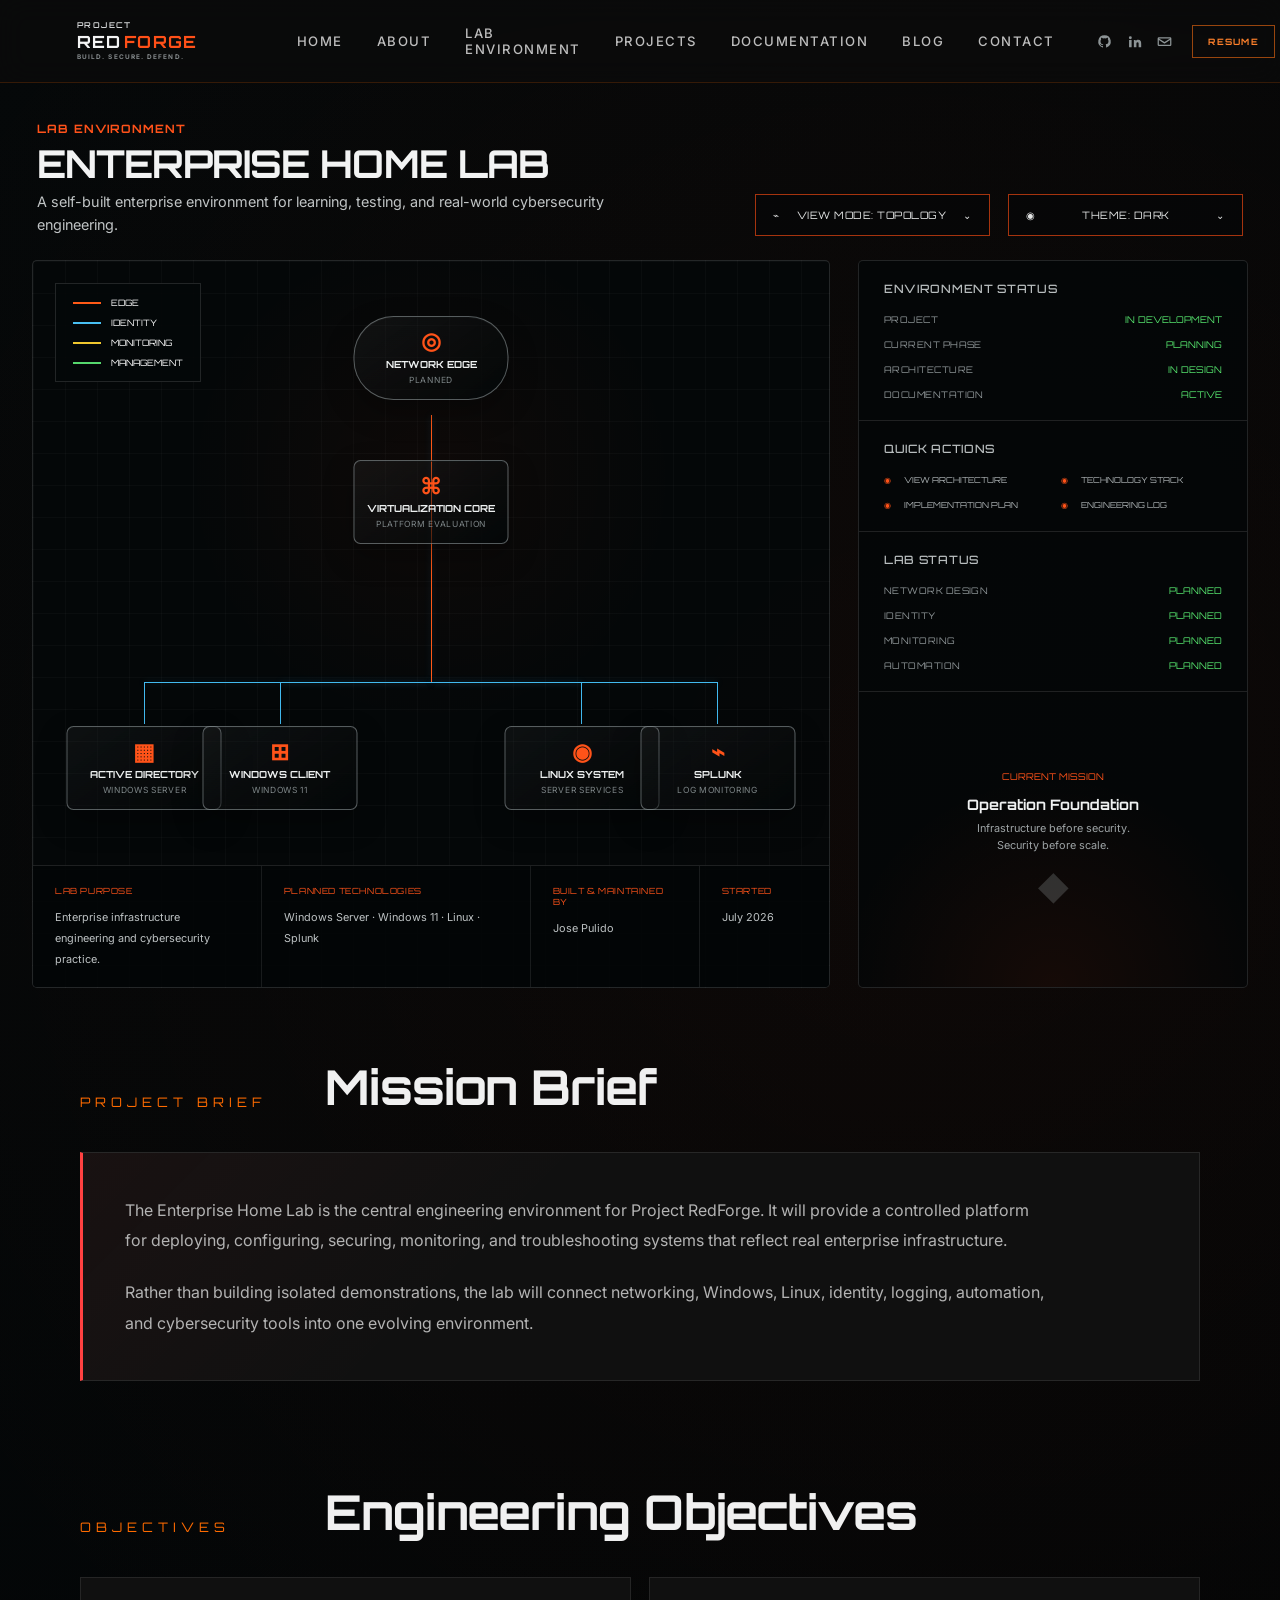
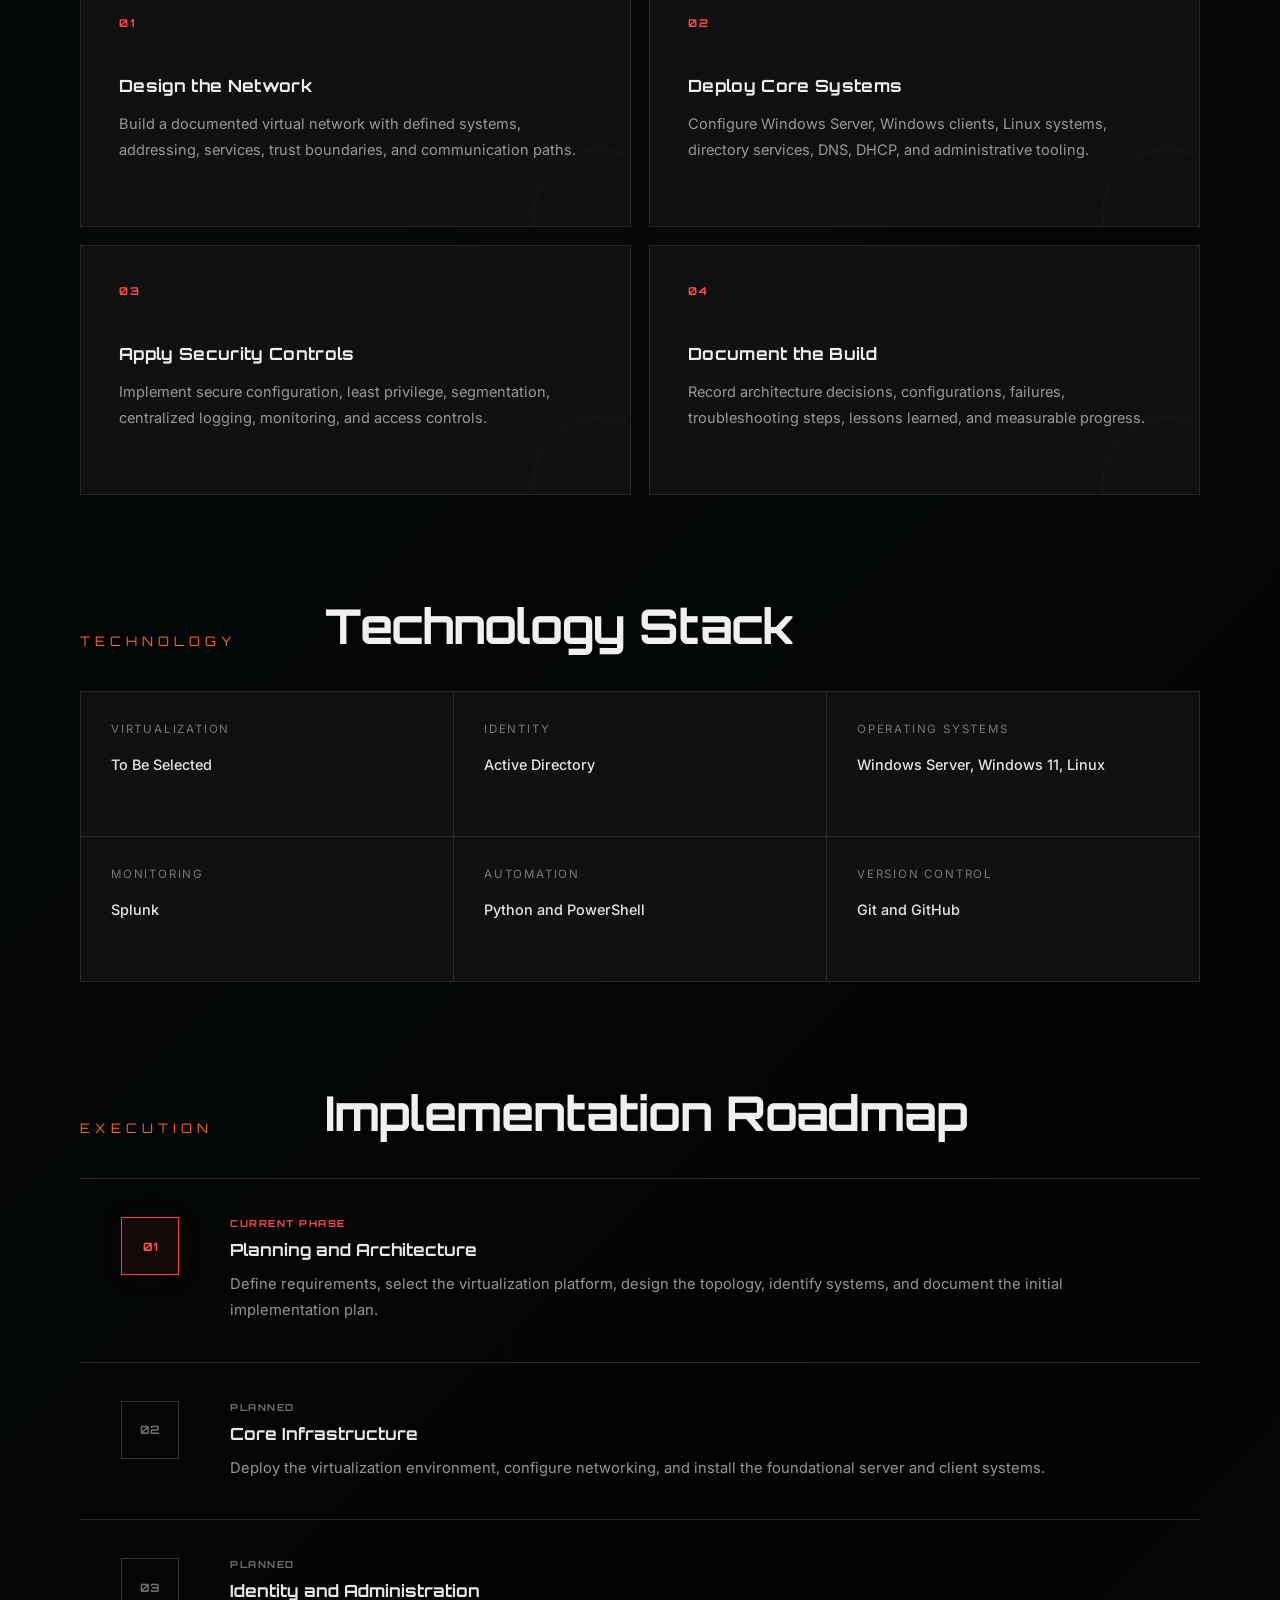
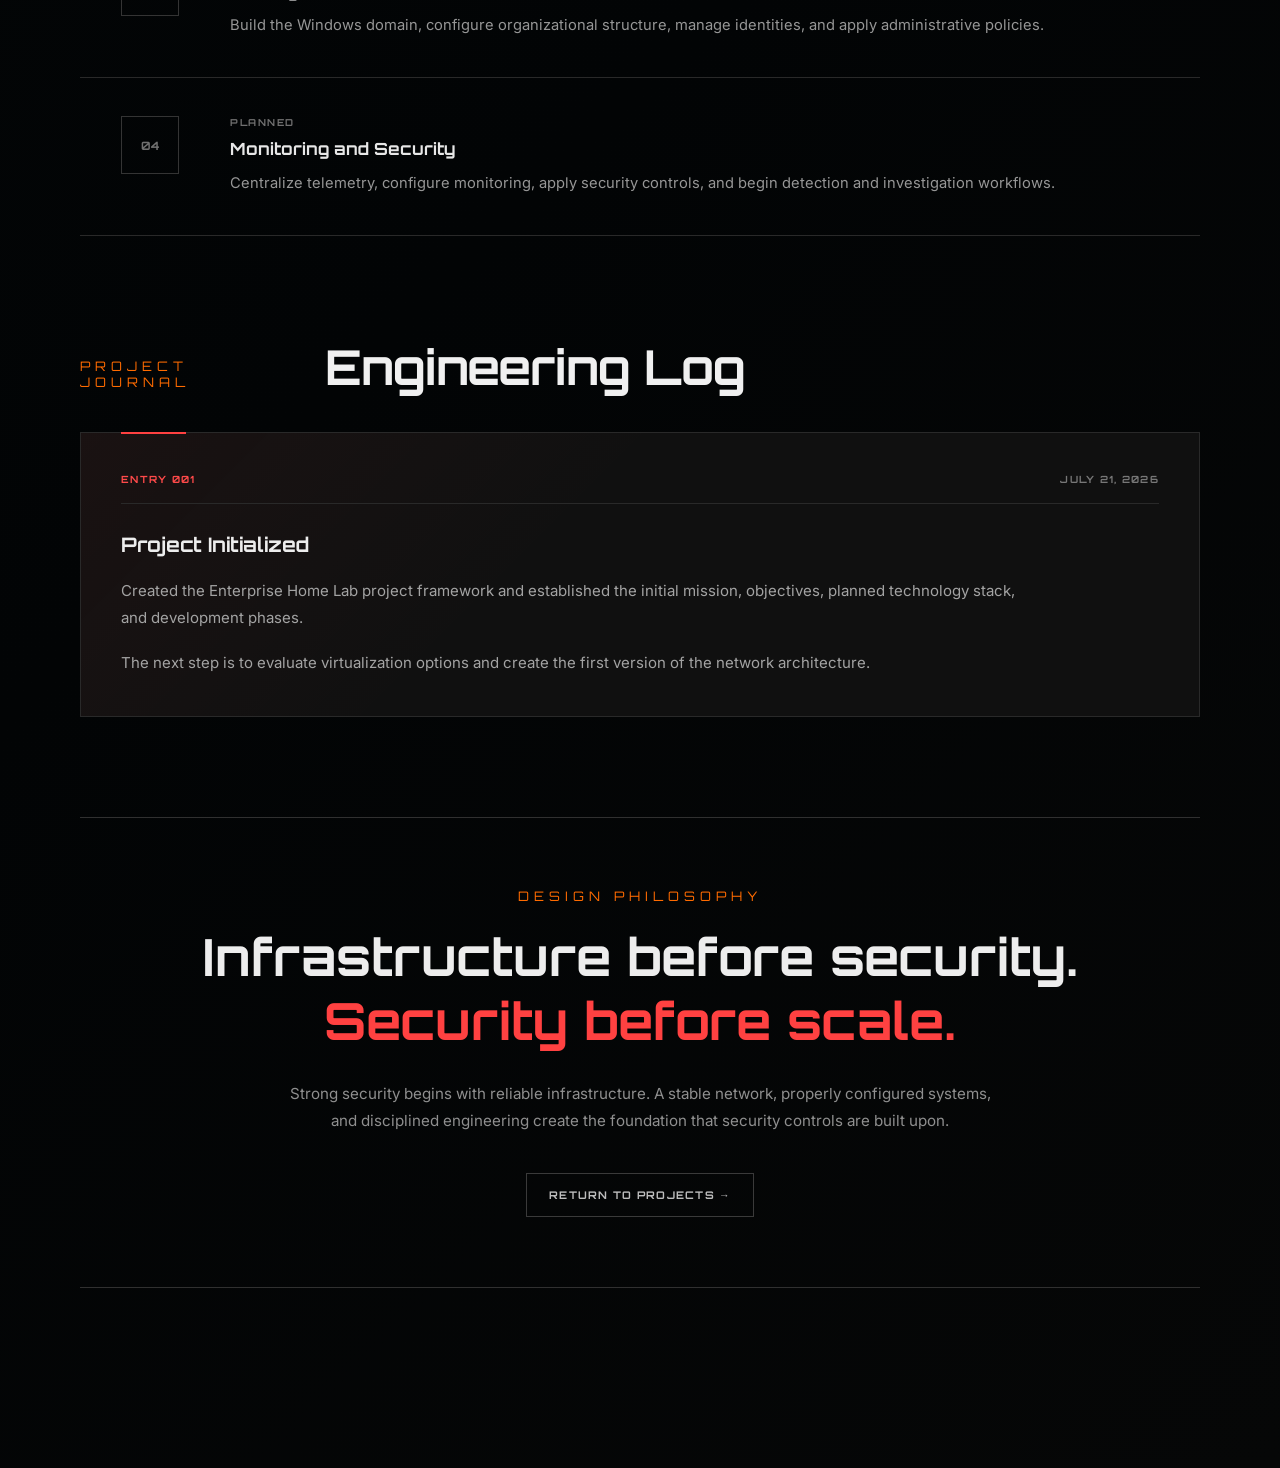
<file: projects/enterprise-home-lab.html>
<!DOCTYPE html>
<html lang="en">

<head>
    <meta charset="UTF-8">

    <meta name="viewport" content="width=device-width, initial-scale=1.0">

    <meta
        name="description"
        content="Project RedForge Enterprise Home Lab engineering documentation."
    >

    <title>Enterprise Home Lab | Project RedForge</title>

    <link rel="preconnect" href="https://fonts.googleapis.com">

    <link rel="preconnect" href="https://fonts.gstatic.com" crossorigin>

    <link
        href="https://fonts.googleapis.com/css2?family=Inter:wght@300;400;500;700&family=Orbitron:wght@500;700;900&display=swap"
        rel="stylesheet"
    >

    <link rel="stylesheet" href="../style.css">
</head>

<body class="lab-page">

    <nav class="navbar">

        <a class="brand" href="../index.html" aria-label="Project RedForge home">
            <span class="brand-copy">
                <small>PROJECT</small>
                <strong><span class="brand-red">RED</span><span class="brand-forge-word">FORGE</span></strong>
                <em>BUILD. SECURE. DEFEND.</em>
            </span>
        </a>

        <div class="nav-links">
            <a href="../index.html">HOME</a>
            <a href="../operator-profile.html">ABOUT</a>
            <a class="active" href="enterprise-home-lab.html">LAB ENVIRONMENT</a>
            <a href="../index.html#projects">PROJECTS</a>
            <a href="../index.html#operations">DOCUMENTATION</a>
            <a href="../index.html#journal">BLOG</a>
            <a href="../index.html#contact">CONTACT</a>
        </div>

        <div class="nav-actions">
            <div class="social-links" aria-label="Professional profiles">
                <a href="https://github.com/JPulido-cyber" target="_blank" rel="noopener noreferrer" aria-label="GitHub profile">
                    <svg viewBox="0 0 24 24" aria-hidden="true"><path d="M12 2a10 10 0 0 0-3.16 19.49c.5.09.68-.22.68-.48v-1.87c-2.78.6-3.37-1.18-3.37-1.18-.45-1.16-1.11-1.47-1.11-1.47-.91-.62.07-.61.07-.61 1 .07 1.53 1.03 1.53 1.03.9 1.53 2.35 1.09 2.92.83.09-.65.35-1.09.64-1.34-2.22-.25-4.56-1.11-4.56-4.94 0-1.09.39-1.98 1.03-2.68-.1-.25-.45-1.27.1-2.64 0 0 .84-.27 2.75 1.02A9.6 9.6 0 0 1 12 6.82a9.6 9.6 0 0 1 2.5.34c1.91-1.29 2.75-1.02 2.75-1.02.55 1.37.2 2.39.1 2.64.64.7 1.03 1.59 1.03 2.68 0 3.84-2.34 4.68-4.57 4.93.36.31.68.92.68 1.86v2.76c0 .27.18.58.69.48A10 10 0 0 0 12 2Z"></path></svg>
                </a>
                <a href="https://www.linkedin.com/in/jose-pulido-5887723a5" target="_blank" rel="noopener noreferrer" aria-label="LinkedIn profile">
                    <svg viewBox="0 0 24 24" aria-hidden="true"><path d="M5.35 3.5A2.35 2.35 0 1 1 5.34 8.2a2.35 2.35 0 0 1 .01-4.7ZM3.3 9.75h4.1V21H3.3V9.75Zm6.65 0h3.93v1.54h.06c.55-1.04 1.88-2.13 3.87-2.13 4.14 0 4.9 2.72 4.9 6.27V21h-4.1v-4.94c0-1.18-.02-2.7-1.65-2.7-1.65 0-1.9 1.29-1.9 2.61V21h-4.11V9.75Z"></path></svg>
                </a>
                <a href="mailto:j.pulido.cyber@outlook.com" aria-label="Email Jose Pulido">
                    <svg viewBox="0 0 24 24" aria-hidden="true"><path d="M3 5h18a2 2 0 0 1 2 2v10a2 2 0 0 1-2 2H3a2 2 0 0 1-2-2V7a2 2 0 0 1 2-2Zm0 2v.35l9 5.62 9-5.62V7H3Zm18 10V9.7l-8.47 5.3a1 1 0 0 1-1.06 0L3 9.7V17h18Z"></path></svg>
                </a>
            </div>
            <a class="resume-button" href="#">RESUME</a>
        </div>
    </nav>

    <main class="project-page">

        <section class="lab-console">
            <header class="lab-console-header">
                <div>
                    <p>LAB ENVIRONMENT</p>
                    <h1>ENTERPRISE HOME LAB</h1>
                    <span>A self-built enterprise environment for learning, testing, and real-world cybersecurity engineering.</span>
                </div>
                <div class="lab-console-controls" aria-label="Environment display settings">
                    <button id="lab-view-toggle" type="button" aria-pressed="false">⌁ <span>VIEW MODE: TOPOLOGY</span>⌄</button>
                    <button id="lab-theme-toggle" type="button" aria-pressed="false">◉ <span>THEME: DARK</span>⌄</button>
                </div>
            </header>

            <div class="lab-console-grid">
                <section class="lab-topology" aria-labelledby="topology-title">
                    <h2 id="topology-title" class="sr-only">Planned lab topology</h2>
                    <div class="lab-legend">
                        <span><i class="edge"></i>EDGE</span>
                        <span><i class="identity"></i>IDENTITY</span>
                        <span><i class="monitoring"></i>MONITORING</span>
                        <span><i class="management"></i>MANAGEMENT</span>
                    </div>

                    <div class="topology-stage">
                        <div class="topology-lines" aria-hidden="true">
                            <i class="line trunk"></i>
                            <i class="line branch branch-a"></i>
                            <i class="line branch branch-b"></i>
                            <i class="line branch branch-c"></i>
                            <i class="line branch branch-d"></i>
                        </div>
                        <article class="topology-node topology-internet"><b>◎</b><strong>NETWORK EDGE</strong><small>PLANNED</small></article>
                        <article class="topology-node topology-core"><b>⌘</b><strong>VIRTUALIZATION CORE</strong><small>PLATFORM EVALUATION</small></article>
                        <article class="topology-node topology-ad"><b>▦</b><strong>ACTIVE DIRECTORY</strong><small>WINDOWS SERVER</small></article>
                        <article class="topology-node topology-windows"><b>⊞</b><strong>WINDOWS CLIENT</strong><small>WINDOWS 11</small></article>
                        <article class="topology-node topology-linux"><b>◉</b><strong>LINUX SYSTEM</strong><small>SERVER SERVICES</small></article>
                        <article class="topology-node topology-splunk"><b>⌁</b><strong>SPLUNK</strong><small>LOG MONITORING</small></article>
                    </div>

                    <footer class="lab-purpose-strip">
                        <div><small>LAB PURPOSE</small><strong>Enterprise infrastructure engineering and cybersecurity practice.</strong></div>
                        <div><small>PLANNED TECHNOLOGIES</small><strong>Windows Server · Windows 11 · Linux · Splunk</strong></div>
                        <div><small>BUILT &amp; MAINTAINED BY</small><strong>Jose Pulido</strong></div>
                        <div><small>STARTED</small><strong>July 2026</strong></div>
                    </footer>
                </section>

                <aside class="lab-sidebar">
                    <section>
                        <h2>ENVIRONMENT STATUS</h2>
                        <dl>
                            <div><dt>PROJECT</dt><dd>IN DEVELOPMENT</dd></div>
                            <div><dt>CURRENT PHASE</dt><dd>PLANNING</dd></div>
                            <div><dt>ARCHITECTURE</dt><dd>IN DESIGN</dd></div>
                            <div><dt>DOCUMENTATION</dt><dd>ACTIVE</dd></div>
                        </dl>
                    </section>
                    <section>
                        <h2>QUICK ACTIONS</h2>
                        <nav class="lab-quick-actions" aria-label="Lab documentation shortcuts">
                            <a href="#topology-title">VIEW ARCHITECTURE</a>
                            <a href="#lab-technology">TECHNOLOGY STACK</a>
                            <a href="#lab-roadmap">IMPLEMENTATION PLAN</a>
                            <a href="#lab-log">ENGINEERING LOG</a>
                        </nav>
                    </section>
                    <section>
                        <h2>LAB STATUS</h2>
                        <dl>
                            <div><dt>NETWORK DESIGN</dt><dd>PLANNED</dd></div>
                            <div><dt>IDENTITY</dt><dd>PLANNED</dd></div>
                            <div><dt>MONITORING</dt><dd>PLANNED</dd></div>
                            <div><dt>AUTOMATION</dt><dd>PLANNED</dd></div>
                        </dl>
                    </section>
                    <section class="lab-mission">
                        <small>CURRENT MISSION</small>
                        <strong>Operation Foundation</strong>
                        <p>Infrastructure before security.<br>Security before scale.</p>
                        <div aria-hidden="true">◆</div>
                    </section>
                </aside>
            </div>
        </section>

        <header class="project-page-hero">

            <a class="project-back-link" href="../index.html#projects">
                ← RETURN TO PROJECTS
            </a>

            <div class="project-page-status">
                <span class="status-dot"></span>
                <span>ACTIVE PROJECT</span>
            </div>

            <p class="section-label">REDFORGE PROJECT 01</p>

            <h1>Enterprise Home Lab</h1>

            <p class="project-page-summary">
                Designing and documenting a realistic virtual environment for
                networking, systems administration, identity management,
                monitoring, automation, and defensive security.
            </p>

            <div class="project-page-tags">
                <span>Networking</span>
                <span>Virtualization</span>
                <span>Windows Server</span>
                <span>Linux</span>
                <span>Active Directory</span>
                <span>Security</span>
            </div>

        </header>

        <section class="project-overview">

            <div class="project-metadata">

                <div class="metadata-item">
                    <span class="item-label">PROJECT STATUS</span>
                    <strong>In Development</strong>
                </div>

                <div class="metadata-item">
                    <span class="item-label">STARTED</span>
                    <strong>July 2026</strong>
                </div>

                <div class="metadata-item">
                    <span class="item-label">CURRENT PHASE</span>
                    <strong>Planning and Architecture</strong>
                </div>

                <div class="metadata-item">
                    <span class="item-label">DOCUMENTATION</span>
                    <strong>Continuously Updated</strong>
                </div>

            </div>

        </section>

        <section class="project-content-section">

            <div class="project-content-heading">
                <p class="section-label">PROJECT BRIEF</p>
                <h2>Mission Brief</h2>
            </div>

            <div class="project-content-card">

                <p>
                    The Enterprise Home Lab is the central engineering environment
                    for Project RedForge. It will provide a controlled platform for
                    deploying, configuring, securing, monitoring, and troubleshooting
                    systems that reflect real enterprise infrastructure.
                </p>

                <p>
                    Rather than building isolated demonstrations, the lab will connect
                    networking, Windows, Linux, identity, logging, automation, and
                    cybersecurity tools into one evolving environment.
                </p>

            </div>

        </section>

        <section class="project-content-section">

            <div class="project-content-heading">
                <p class="section-label">OBJECTIVES</p>
                <h2>Engineering Objectives</h2>
            </div>

            <div class="project-objective-grid">

                <article class="project-objective-card">
                    <span>01</span>

                    <h3>Design the Network</h3>

                    <p>
                        Build a documented virtual network with defined systems,
                        addressing, services, trust boundaries, and communication paths.
                    </p>
                </article>

                <article class="project-objective-card">
                    <span>02</span>

                    <h3>Deploy Core Systems</h3>

                    <p>
                        Configure Windows Server, Windows clients, Linux systems,
                        directory services, DNS, DHCP, and administrative tooling.
                    </p>
                </article>

                <article class="project-objective-card">
                    <span>03</span>

                    <h3>Apply Security Controls</h3>

                    <p>
                        Implement secure configuration, least privilege, segmentation,
                        centralized logging, monitoring, and access controls.
                    </p>
                </article>

                <article class="project-objective-card">
                    <span>04</span>

                    <h3>Document the Build</h3>

                    <p>
                        Record architecture decisions, configurations, failures,
                        troubleshooting steps, lessons learned, and measurable progress.
                    </p>
                </article>

            </div>

        </section>

        <section id="lab-architecture" class="project-content-section lab-legacy-architecture">

            <div class="project-content-heading">
                <p class="section-label">ARCHITECTURE</p>
                <h2>Architecture Overview</h2>
            </div>

            <div class="architecture-placeholder">

                <span>ARCHITECTURE DIAGRAM</span>

                <p>
                    Network topology and system architecture will be added as the
                    lab design is finalized.
                </p>

            </div>

        </section>

        <section id="lab-technology" class="project-content-section">

            <div class="project-content-heading">
                <p class="section-label">TECHNOLOGY</p>
                <h2>Technology Stack</h2>
            </div>

            <div class="technology-grid">

                <div class="technology-item">
                    <span class="item-label">VIRTUALIZATION</span>
                    <strong>To Be Selected</strong>
                </div>

                <div class="technology-item">
                    <span class="item-label">IDENTITY</span>
                    <strong>Active Directory</strong>
                </div>

                <div class="technology-item">
                    <span class="item-label">OPERATING SYSTEMS</span>
                    <strong>Windows Server, Windows 11, Linux</strong>
                </div>

                <div class="technology-item">
                    <span class="item-label">MONITORING</span>
                    <strong>Splunk</strong>
                </div>

                <div class="technology-item">
                    <span class="item-label">AUTOMATION</span>
                    <strong>Python and PowerShell</strong>
                </div>

                <div class="technology-item">
                    <span class="item-label">VERSION CONTROL</span>
                    <strong>Git and GitHub</strong>
                </div>

            </div>

        </section>

        <section id="lab-roadmap" class="project-content-section">

            <div class="project-content-heading">
                <p class="section-label">EXECUTION</p>
                <h2>Implementation Roadmap</h2>
            </div>

            <div class="phase-list">

                <article class="phase-item active-phase">

                    <div class="phase-marker">
                        <span>01</span>
                    </div>

                    <div>
                        <p class="phase-status">CURRENT PHASE</p>

                        <h3>Planning and Architecture</h3>

                        <p>
                            Define requirements, select the virtualization platform,
                            design the topology, identify systems, and document the
                            initial implementation plan.
                        </p>
                    </div>

                </article>

                <article class="phase-item">

                    <div class="phase-marker">
                        <span>02</span>
                    </div>

                    <div>
                        <p class="phase-status">PLANNED</p>

                        <h3>Core Infrastructure</h3>

                        <p>
                            Deploy the virtualization environment, configure networking,
                            and install the foundational server and client systems.
                        </p>
                    </div>

                </article>

                <article class="phase-item">

                    <div class="phase-marker">
                        <span>03</span>
                    </div>

                    <div>
                        <p class="phase-status">PLANNED</p>

                        <h3>Identity and Administration</h3>

                        <p>
                            Build the Windows domain, configure organizational structure,
                            manage identities, and apply administrative policies.
                        </p>
                    </div>

                </article>

                <article class="phase-item">

                    <div class="phase-marker">
                        <span>04</span>
                    </div>

                    <div>
                        <p class="phase-status">PLANNED</p>

                        <h3>Monitoring and Security</h3>

                        <p>
                            Centralize telemetry, configure monitoring, apply security
                            controls, and begin detection and investigation workflows.
                        </p>
                    </div>

                </article>

            </div>

        </section>

        <section id="lab-log" class="project-content-section">

            <div class="project-content-heading">
                <p class="section-label">PROJECT JOURNAL</p>
                <h2>Engineering Log</h2>
            </div>

            <article class="engineering-log-entry">

                <div class="log-entry-header">
                    <span>ENTRY 001</span>

                    <time datetime="2026-07-21">
                        JULY 21, 2026
                    </time>
                </div>

                <h3>Project Initialized</h3>

                <p>
                    Created the Enterprise Home Lab project framework and established
                    the initial mission, objectives, planned technology stack, and
                    development phases.
                </p>

                <p>
                    The next step is to evaluate virtualization options and create the
                    first version of the network architecture.
                </p>

            </article>

        </section>

        <section class="project-callout">

            <p class="section-label">DESIGN PHILOSOPHY</p>

            <h2>
                Infrastructure before security.
                <span>Security before scale.</span>
            </h2>

            <p class="project-callout-description">
                Strong security begins with reliable infrastructure. A stable network,
                properly configured systems, and disciplined engineering create the
                foundation that security controls are built upon.
            </p>

            <a href="../index.html#projects">
                RETURN TO PROJECTS →
            </a>

        </section>

    </main>

    <script src="../script.js"></script>

</body>

</html>
</file>
<file: style.css>
* {
    margin: 0;
    padding: 0;
    box-sizing: border-box;
}

html {
    scroll-behavior: smooth;
}

body {
    background: #0b0b0b;
    color: white;
    font-family: 'Inter', sans-serif;
    overflow-x: hidden;
}

section {
    scroll-margin-top: 78px;
}

/* ================================
   NAVIGATION
================================ */

.navbar {
    position: fixed;
    top: 0;
    left: 0;
    width: 100%;
    height: 82px;
    padding: 0 clamp(24px, 5vw, 82px);
    display: flex;
    justify-content: space-between;
    align-items: center;
    gap: 34px;
    background: rgba(5, 7, 8, 0.84);
    backdrop-filter: blur(20px);
    border-bottom: 1px solid rgba(255, 111, 24, 0.16);
    box-shadow: 0 10px 40px rgba(0, 0, 0, 0.22);
    z-index: 999;
}

.brand {
    flex-shrink: 0;
    display: inline-flex;
    align-items: center;
    gap: 13px;
    color: white;
    font-family: 'Orbitron', sans-serif;
    text-decoration: none;
}

.brand-mark {
    width: 42px;
    height: 48px;
    display: grid;
    place-items: center;
    filter: drop-shadow(0 0 15px rgba(255, 102, 10, 0.28));
}

.brand-mark svg {
    width: 100%;
    height: 100%;
    overflow: visible;
}

.brand-shield,
.brand-forge,
.brand-spark {
    fill: none;
    stroke: #ff4f19;
    stroke-linecap: round;
    stroke-linejoin: round;
}

.brand-shield { stroke-width: 2.6; }
.brand-forge { stroke-width: 3; }
.brand-spark { stroke-width: 1.7; }

.brand-copy {
    display: block;
    line-height: 1;
}

.brand-copy small,
.brand-copy strong,
.brand-copy em {
    font-style: normal;
}

.brand-copy small {
    display: block;
    margin-bottom: 3px;
    color: #d1d4d5;
    font-size: 0.56rem;
    font-weight: 600;
    letter-spacing: 0.14em;
}

.brand-copy strong {
    display: block;
    color: #ff4f19;
    font-size: 0.92rem;
    letter-spacing: 0.12em;
}

.brand-copy em {
    display: block;
    margin-top: 4px;
    color: #777e80;
    font-family: 'Inter', sans-serif;
    font-size: 0.49rem;
    font-weight: 700;
    letter-spacing: 0.22em;
}

.nav-links {
    flex-shrink: 0;
    display: flex;
    align-items: center;
    gap: clamp(15px, 1.55vw, 25px);
    margin-inline: auto;
}

.nav-actions {
    flex-shrink: 0;
    display: flex;
    align-items: center;
    justify-content: flex-end;
    gap: 18px;
}

.social-links {
    display: flex;
    align-items: center;
    gap: 15px;
}

.social-links a {
    width: 18px;
    height: 18px;
    display: grid;
    place-items: center;
    color: #8d9496;
    transition: color 0.25s ease, filter 0.25s ease, transform 0.25s ease;
}

.social-links a:hover {
    color: #ff5c20;
    filter: drop-shadow(0 0 7px rgba(255, 82, 25, 0.48));
    transform: translateY(-1px);
}

.social-links svg {
    width: 100%;
    height: 100%;
    fill: currentColor;
}

.nav-links a {
    position: relative;
    padding: 31px 0 28px;
    color: #92999c;
    font-family: 'Orbitron', sans-serif;
    font-size: 0.57rem;
    font-weight: 600;
    letter-spacing: 0.11em;
    text-decoration: none;
    transition: color 0.3s ease;
}

.nav-links a::after {
    content: "";
    position: absolute;
    left: 50%;
    bottom: -1px;
    width: 0;
    height: 2px;
    background: #ff6b0a;
    box-shadow: 0 0 12px rgba(255, 107, 10, 0.75);
    transform: translateX(-50%);
    transition: width 0.3s ease;
}

.nav-links a:hover,
.nav-links a.active {
    color: #f0f2f2;
}

.nav-links a:hover::after,
.nav-links a.active::after {
    width: 100%;
}

.resume-button {
    flex-shrink: 0;
    padding: 11px 17px;
    color: #ff812c;
    border: 1px solid rgba(255, 112, 18, 0.58);
    font-family: 'Orbitron', sans-serif;
    font-size: 0.58rem;
    font-weight: 700;
    letter-spacing: 0.14em;
    text-decoration: none;
    transition: background 0.3s ease, color 0.3s ease, box-shadow 0.3s ease;
}

.resume-button:hover {
    color: #0b0b0b;
    background: #ff7115;
    box-shadow: 0 0 24px rgba(255, 105, 12, 0.25);
}

/* Keep the established navigation treatment on individual project pages. */
body:not(.home-page) .navbar {
    height: auto;
    padding: 22px 6%;
    gap: 0;
    background: rgba(11, 11, 11, 0.88);
    backdrop-filter: blur(14px);
    border-bottom: 1px solid rgba(255, 107, 0, 0.18);
    box-shadow: none;
}

body:not(.home-page) .brand {
    display: inline;
    color: white;
    font-size: 1rem;
    letter-spacing: 2px;
}

body:not(.home-page) .brand span {
    color: #ff6b00;
}

body:not(.home-page) .nav-links {
    gap: 34px;
    margin-left: 0;
}

body:not(.home-page) .nav-links a {
    padding: 0;
    color: #bdbdbd;
    font-family: 'Inter', sans-serif;
    font-size: 0.82rem;
    font-weight: 500;
    letter-spacing: 1.5px;
}

body:not(.home-page) .nav-links a::after {
    display: none;
}

body:not(.home-page) .nav-links a:hover {
    color: #ff6b00;
}

/* ================================
   HERO
================================ */

.hero {
    position: relative;
    min-height: min(800px, 100vh);
    padding: 148px clamp(24px, 7vw, 112px) 88px;
    display: grid;
    grid-template-columns: 1fr;
    align-items: center;
    gap: 34px;
    isolation: isolate;
    overflow: hidden;
    background:
        radial-gradient(circle at 78% 48%, rgba(255, 94, 0, 0.11), transparent 28%),
        radial-gradient(circle at 12% 15%, rgba(101, 121, 127, 0.08), transparent 26%),
        linear-gradient(115deg, #080a0b 0%, #0a0c0d 46%, #060708 100%);
    border-bottom: 1px solid rgba(255, 111, 24, 0.13);
}

.hero::before {
    content: "";
    position: absolute;
    inset: 0;
    z-index: -2;
    opacity: 0.17;
    background-image: radial-gradient(rgba(255, 255, 255, 0.28) 0.55px, transparent 0.7px);
    background-size: 5px 5px;
    mask-image: linear-gradient(to right, black, transparent 80%);
}

.hero::after {
    content: "";
    position: absolute;
    left: 0;
    right: 0;
    bottom: 0;
    height: 180px;
    z-index: -1;
    background: linear-gradient(transparent, rgba(0, 0, 0, 0.36));
    pointer-events: none;
}

.hero-background {
    position: absolute;
    inset: 0;
    z-index: -1;
    pointer-events: none;
}

.hero-grid-overlay {
    position: absolute;
    inset: 0;
    opacity: 0.23;
    background-image:
        linear-gradient(rgba(255, 255, 255, 0.025) 1px, transparent 1px),
        linear-gradient(90deg, rgba(255, 255, 255, 0.025) 1px, transparent 1px);
    background-size: 68px 68px;
    mask-image: linear-gradient(to bottom, transparent, black 22%, black 72%, transparent);
}

.world-map {
    position: absolute;
    top: 17%;
    right: -4%;
    width: min(62vw, 960px);
    aspect-ratio: 1.92;
    opacity: 0;
    transform: translateX(30px);
    animation: mapReveal 1.1s 0.28s ease forwards;
}

.world-map-image {
    position: absolute;
    inset: 0;
    width: 100%;
    height: 100%;
    object-fit: contain;
    opacity: 0.26;
    filter:
        invert(47%) sepia(84%) saturate(1900%) hue-rotate(354deg) brightness(106%) contrast(104%)
        drop-shadow(0 0 15px rgba(255, 99, 12, 0.32));
}

.world-map::before,
.world-map::after {
    content: "";
    position: absolute;
    inset: 7% 2%;
    z-index: 2;
    border: 1px solid rgba(255, 124, 39, 0.09);
    border-radius: 50%;
    transform: rotate(-7deg);
}

.world-map::after {
    inset: 0 11%;
    transform: rotate(8deg);
}

.map-glow {
    position: absolute;
    width: 130px;
    aspect-ratio: 1;
    z-index: 1;
    border-radius: 50%;
    background: radial-gradient(circle, rgba(255, 116, 19, 0.22), transparent 68%);
    filter: blur(8px);
}

.map-glow-one { top: 25%; left: 20%; }
.map-glow-two { top: 17%; left: 52%; }
.map-glow-three { top: 48%; left: 71%; }

.network-node {
    position: absolute;
    width: 8px;
    height: 8px;
    z-index: 5;
    border: 2px solid #ffac65;
    border-radius: 50%;
    background: #ff6408;
    box-shadow: 0 0 0 5px rgba(255, 100, 8, 0.09), 0 0 18px #ff6508;
    animation: nodePulse 2.4s ease-in-out infinite;
}

.network-node::after {
    content: "";
    position: absolute;
    inset: -9px;
    border: 1px solid rgba(255, 122, 34, 0.34);
    border-radius: 50%;
    animation: nodeRing 2.4s ease-out infinite;
}

.node-one { top: 29%; left: 20%; }
.node-two { top: 48%; left: 32%; animation-delay: -0.5s; }
.node-three { top: 29%; left: 48%; animation-delay: -1s; }
.node-four { top: 47%; left: 54%; animation-delay: -1.5s; }
.node-five { top: 34%; left: 68%; animation-delay: -0.8s; }
.node-six { top: 63%; left: 82%; animation-delay: -1.8s; }

.network-line {
    position: absolute;
    height: 1px;
    z-index: 4;
    overflow: hidden;
    transform-origin: left center;
    background: linear-gradient(90deg, rgba(255, 105, 13, 0.05), rgba(255, 118, 24, 0.58), rgba(255, 105, 13, 0.04));
}

.network-line::after {
    content: "";
    position: absolute;
    top: 0;
    left: -25%;
    width: 25%;
    height: 100%;
    background: #ffba82;
    box-shadow: 0 0 9px #ff7219;
    animation: dataTravel 2.8s linear infinite;
}

.line-one { top: 30%; left: 20%; width: 29%; transform: rotate(1deg); }
.line-two { top: 31%; left: 48%; width: 24%; transform: rotate(12deg); }
.line-three { top: 49%; left: 32%; width: 24%; transform: rotate(-2deg); }
.line-four { top: 49%; left: 54%; width: 31%; transform: rotate(15deg); }

.hero-content {
    position: relative;
    z-index: 10;
    width: min(54vw, 760px);
    max-width: 760px;
}

.hero-eyebrow {
    margin-bottom: 20px;
    color: #ff7a21;
    font-family: 'Orbitron', sans-serif;
    font-size: 0.68rem;
    font-weight: 700;
    letter-spacing: 0.36em;
}

.hero-eyebrow::before {
    content: "";
    display: inline-block;
    width: 36px;
    height: 1px;
    margin-right: 14px;
    vertical-align: middle;
    background: #ff7118;
    box-shadow: 0 0 10px rgba(255, 113, 24, 0.5);
}

.hero h1 {
    max-width: 760px;
    margin-bottom: 26px;
    color: #f3f4f4;
    font-family: 'Orbitron', sans-serif;
    font-size: clamp(2.75rem, 3.75vw, 4rem);
    font-weight: 800;
    line-height: 1.03;
    letter-spacing: -0.045em;
    text-transform: uppercase;
    text-shadow: 0 5px 35px rgba(0, 0, 0, 0.55);
}

.hero h1 span {
    display: block;
}

.hero h1 span:last-child {
    color: #ff6d14;
    text-shadow: 0 0 28px rgba(255, 101, 9, 0.17);
}

.hero-description {
    max-width: 590px;
    margin-bottom: 34px;
    padding-left: 17px;
    color: #a4abad;
    border-left: 1px solid rgba(255, 111, 20, 0.55);
    font-size: 0.93rem;
    line-height: 1.82;
}

.hero-actions {
    display: flex;
    flex-wrap: wrap;
    gap: 14px;
}

.primary-button,
.secondary-button {
    min-height: 48px;
    padding: 0 23px;
    display: inline-flex;
    justify-content: center;
    align-items: center;
    gap: 11px;
    font-family: 'Orbitron', sans-serif;
    font-size: 0.63rem;
    font-weight: 700;
    letter-spacing: 0.12em;
    text-decoration: none;
    transition: transform 0.3s ease, box-shadow 0.3s ease, border-color 0.3s ease, background 0.3s ease;
}

.primary-button {
    color: #080808;
    background: linear-gradient(135deg, #ff8b2e, #ff5d06);
    border: 1px solid #ff8c35;
    box-shadow: 0 8px 26px rgba(255, 88, 0, 0.15);
}

.secondary-button {
    color: #d3d6d7;
    background: rgba(15, 18, 19, 0.55);
    border: 1px solid rgba(255, 255, 255, 0.2);
}

.primary-button:hover,
.secondary-button:hover {
    transform: translateY(-3px);
}

.primary-button:hover {
    box-shadow: 0 12px 34px rgba(255, 91, 0, 0.28);
}

.secondary-button:hover {
    border-color: rgba(255, 115, 26, 0.6);
    background: rgba(255, 106, 12, 0.07);
}

.scroll-indicator {
    margin-top: 52px;
    display: inline-flex;
    align-items: center;
    gap: 12px;
    color: #6f7779;
    font-size: 0.58rem;
    font-weight: 600;
    letter-spacing: 0.18em;
    text-decoration: none;
}

.mouse-icon {
    width: 18px;
    height: 28px;
    display: flex;
    justify-content: center;
    padding-top: 6px;
    border: 1px solid #62696b;
    border-radius: 10px;
}

.mouse-icon span {
    width: 2px;
    height: 5px;
    background: #ff7218;
    border-radius: 2px;
    animation: scrollDrop 1.8s ease-in-out infinite;
}

.network-status-panel {
    position: absolute;
    right: clamp(24px, 5.8vw, 96px);
    bottom: 58px;
    width: min(310px, 31vw);
    z-index: 11;
    padding: 8px 18px;
    background: rgba(8, 11, 12, 0.68);
    backdrop-filter: blur(15px);
    border: 1px solid rgba(255, 128, 42, 0.21);
    box-shadow: 0 18px 50px rgba(0, 0, 0, 0.32), inset 0 0 25px rgba(255, 105, 12, 0.025);
}

.network-status-panel::before {
    content: "";
    position: absolute;
    top: -1px;
    left: 16px;
    width: 48px;
    height: 1px;
    background: #ff7218;
    box-shadow: 0 0 10px rgba(255, 114, 24, 0.6);
}

.status-row {
    min-height: 36px;
    display: flex;
    justify-content: space-between;
    align-items: center;
    gap: 18px;
    color: #737b7e;
    border-bottom: 1px solid rgba(255, 255, 255, 0.055);
    font-family: 'Orbitron', sans-serif;
    font-size: 0.52rem;
    letter-spacing: 0.12em;
}

.status-row:last-child {
    border-bottom: none;
}

.status-row strong {
    color: #d8dada;
    font-size: 0.65rem;
}

.live-status {
    display: inline-flex;
    align-items: center;
    gap: 7px;
    color: #ff7e25 !important;
}

.live-status span {
    width: 6px;
    height: 6px;
    background: #ff7219;
    border-radius: 50%;
    box-shadow: 0 0 10px #ff7219;
    animation: statusBlink 1.7s ease-in-out infinite;
}

.hero-metrics {
    position: relative;
    min-height: 108px;
    padding: 0 clamp(24px, 6vw, 96px);
    display: grid;
    grid-template-columns: repeat(5, 1fr);
    background: #080a0b;
    border-bottom: 1px solid rgba(255, 255, 255, 0.055);
}

.metric {
    min-width: 0;
    padding: 25px clamp(12px, 2vw, 32px);
    display: flex;
    align-items: center;
    justify-content: center;
    gap: 15px;
    border-right: 1px solid rgba(255, 255, 255, 0.065);
}

.metric:last-child {
    border-right: none;
}

.metric-icon {
    width: 27px;
    height: 27px;
    display: grid;
    flex: 0 0 27px;
    place-items: center;
    color: #ff731b;
    filter: drop-shadow(0 0 7px rgba(255, 105, 12, 0.3));
}

.metric-icon svg {
    width: 100%;
    height: 100%;
    overflow: visible;
    fill: none;
    stroke: currentColor;
    stroke-width: 1.45;
    stroke-linecap: round;
    stroke-linejoin: round;
}

.metric strong {
    display: block;
    margin-bottom: 4px;
    color: #f0f1f1;
    font-family: 'Orbitron', sans-serif;
    font-size: 1.08rem;
}

.metric p {
    color: #6f7779;
    font-size: 0.53rem;
    font-weight: 600;
    line-height: 1.4;
    letter-spacing: 0.12em;
}

.hero-content > * {
    opacity: 0;
    transform: translateY(18px);
    animation: fadeInUp 0.72s ease forwards;
}

.hero-content .hero-eyebrow { animation-delay: 0.08s; }
.hero-content h1 { animation-delay: 0.18s; }
.hero-content .hero-description { animation-delay: 0.3s; }
.hero-content .hero-actions { animation-delay: 0.42s; }
.hero-content .scroll-indicator { animation-delay: 0.54s; }

@keyframes mapReveal {
    to { opacity: 1; transform: translateX(0); }
}

@keyframes nodePulse {
    0%, 100% { transform: scale(0.9); filter: brightness(0.85); }
    50% { transform: scale(1.2); filter: brightness(1.3); }
}

@keyframes nodeRing {
    0% { opacity: 0; transform: scale(0.55); }
    35% { opacity: 0.65; }
    100% { opacity: 0; transform: scale(1.55); }
}

@keyframes dataTravel {
    to { left: 115%; }
}

@keyframes scrollDrop {
    0% { opacity: 0; transform: translateY(-1px); }
    35% { opacity: 1; }
    100% { opacity: 0; transform: translateY(8px); }
}

@keyframes statusBlink {
    50% { opacity: 0.35; }
}

/* ================================
   SHARED SECTION STYLES
================================ */

.section-heading {
    max-width: 800px;
    margin: 0 auto 55px;
    text-align: center;
}

.section-label {
    margin-bottom: 14px;
    color: #ff6b00;
    font-family: 'Orbitron', sans-serif;
    font-size: 0.82rem;
    letter-spacing: 5px;
}

.section-heading h2 {
    margin-bottom: 20px;
    font-family: 'Orbitron', sans-serif;
    font-size: clamp(2rem, 5vw, 3.5rem);
    letter-spacing: 2px;
}

.section-description {
    color: #9b9b9b;
    font-size: 1rem;
    line-height: 1.8;
}

.item-label {
    display: block;
    margin-bottom: 10px;
    color: #777777;
    font-size: 0.72rem;
    letter-spacing: 1.8px;
}

/* ================================
   CURRENT OPERATION
================================ */

.operations-section {
    min-height: 100vh;
    padding: 130px 8% 100px;
    background:
        radial-gradient(
            circle at top center,
            rgba(255, 107, 0, 0.08),
            transparent 35%
        ),
        #0d0d0d;
    border-top: 1px solid rgba(255, 107, 0, 0.16);
}

.operation-card {
    max-width: 1050px;
    margin: 0 auto;
    padding: 38px;
    background: rgba(18, 18, 18, 0.92);
    border: 1px solid rgba(255, 107, 0, 0.2);
    box-shadow:
        0 20px 50px rgba(0, 0, 0, 0.35),
        inset 0 0 30px rgba(255, 107, 0, 0.02);
}

.operation-status {
    display: inline-flex;
    align-items: center;
    gap: 10px;
    margin-bottom: 34px;
    color: #ff8a3d;
    font-family: 'Orbitron', sans-serif;
    font-size: 0.78rem;
    letter-spacing: 2px;
}

.status-dot {
    width: 10px;
    height: 10px;
    flex-shrink: 0;
    background: #ff6b00;
    border-radius: 50%;
    box-shadow: 0 0 14px rgba(255, 107, 0, 0.8);
}

.operation-grid {
    display: grid;
    grid-template-columns: repeat(2, 1fr);
    gap: 22px;
    margin-bottom: 38px;
}

.operation-item {
    padding: 24px;
    background: #111111;
    border: 1px solid rgba(255, 255, 255, 0.06);
}

.operation-item strong {
    color: #ededed;
    font-size: 1rem;
    font-weight: 500;
}

.progress-block {
    padding-top: 30px;
    border-top: 1px solid rgba(255, 255, 255, 0.07);
}

.progress-header {
    margin-bottom: 12px;
    display: flex;
    justify-content: space-between;
    color: #bbbbbb;
    font-size: 0.78rem;
    letter-spacing: 1.5px;
}

.progress-track {
    height: 10px;
    background: #1d1d1d;
    overflow: hidden;
}

.progress-fill {
    width: 15%;
    height: 100%;
    background: linear-gradient(90deg, #ff6b00, #d64545);
    box-shadow: 0 0 14px rgba(255, 107, 0, 0.45);
}

/* ================================
   FEATURED PROJECTS
================================ */

.projects-section {
    min-height: 100vh;
    padding: 130px 8% 110px;
    background: #0a0a0a;
    border-top: 1px solid rgba(255, 255, 255, 0.05);
}

.project-grid {
    max-width: 1250px;
    margin: 0 auto;
    display: grid;
    grid-template-columns: repeat(3, 1fr);
    gap: 22px;
}

.project-card {
    position: relative;
    min-height: 390px;
    padding: 32px;
    display: flex;
    flex-direction: column;
    background:
        linear-gradient(
            145deg,
            rgba(255, 107, 0, 0.035),
            transparent 45%
        ),
        #111111;
    border: 1px solid rgba(255, 255, 255, 0.07);
    overflow: hidden;
    transition:
        transform 0.35s ease,
        border-color 0.35s ease,
        box-shadow 0.35s ease;
}

.project-card::before {
    content: "";
    position: absolute;
    top: 0;
    left: 0;
    width: 0;
    height: 2px;
    background: linear-gradient(90deg, #ff6b00, #d64545);
    transition: width 0.4s ease;
}

.project-card:hover {
    transform: translateY(-7px);
    border-color: rgba(255, 107, 0, 0.32);
    box-shadow: 0 24px 55px rgba(0, 0, 0, 0.38);
}

.project-card:hover::before {
    width: 100%;
}

.project-number {
    position: absolute;
    top: 22px;
    right: 24px;
    color: rgba(255, 255, 255, 0.13);
    font-family: 'Orbitron', sans-serif;
    font-size: 1.7rem;
}

.project-icon {
    width: 58px;
    height: 58px;
    margin-bottom: 28px;
    display: flex;
    justify-content: center;
    align-items: center;
    color: #ff7b22;
    font-family: 'Orbitron', sans-serif;
    font-size: 0.9rem;
    font-weight: 700;
    border: 1px solid rgba(255, 107, 0, 0.32);
    background: rgba(255, 107, 0, 0.055);
}

.project-card h3 {
    margin-bottom: 16px;
    color: #eeeeee;
    font-family: 'Orbitron', sans-serif;
    font-size: 1.12rem;
    line-height: 1.45;
    letter-spacing: 1px;
}

.project-card p {
    margin-bottom: 24px;
    color: #919191;
    font-size: 0.92rem;
    line-height: 1.75;
}

.project-tags {
    margin-bottom: 28px;
    display: flex;
    flex-wrap: wrap;
    gap: 8px;
}

.project-tags span {
    padding: 7px 9px;
    color: #a9a9a9;
    background: #181818;
    border: 1px solid rgba(255, 255, 255, 0.06);
    font-size: 0.67rem;
    letter-spacing: 0.8px;
}

.project-footer {
    margin-top: auto;
    padding-top: 20px;
    display: flex;
    justify-content: space-between;
    align-items: center;
    border-top: 1px solid rgba(255, 255, 255, 0.06);
}

.project-status {
    font-family: 'Orbitron', sans-serif;
    font-size: 0.64rem;
    letter-spacing: 1.3px;
}

.project-status.active {
    color: #ff7b22;
}

.project-status.planned {
    color: #707070;
}

.project-footer a {
    color: #bdbdbd;
    font-size: 0.69rem;
    letter-spacing: 1px;
    text-decoration: none;
    transition: color 0.3s ease;
}

.project-footer a:hover {
    color: #ff6b00;
}

/* ================================
   OPERATOR PROFILE
================================ */

.operator-section {
    min-height: 100vh;
    padding: 130px 8% 110px;
    background:
        radial-gradient(
            circle at 20% 30%,
            rgba(255, 107, 0, 0.065),
            transparent 30%
        ),
        radial-gradient(
            circle at 85% 75%,
            rgba(214, 69, 69, 0.035),
            transparent 25%
        ),
        #0d0d0d;
    border-top: 1px solid rgba(255, 107, 0, 0.14);
}

.operator-dashboard {
    max-width: 1180px;
    margin: 0 auto;
    display: grid;
    grid-template-columns: minmax(280px, 0.8fr) minmax(0, 1.7fr);
    gap: 24px;
}

.operator-identity,
.operator-dossier {
    position: relative;
    background:
        linear-gradient(
            145deg,
            rgba(255, 107, 0, 0.035),
            transparent 42%
        ),
        rgba(17, 17, 17, 0.96);
    border: 1px solid rgba(255, 255, 255, 0.07);
    box-shadow:
        0 22px 55px rgba(0, 0, 0, 0.34),
        inset 0 0 35px rgba(255, 107, 0, 0.018);
    overflow: hidden;
}

.operator-identity::before,
.operator-dossier::before {
    content: "";
    position: absolute;
    top: 0;
    left: 0;
    width: 100%;
    height: 2px;
    background: linear-gradient(
        90deg,
        #ff6b00,
        rgba(214, 69, 69, 0.7),
        transparent 80%
    );
}

.operator-identity {
    padding: 38px 32px;
    text-align: center;
}

.operator-emblem {
    width: 150px;
    height: 150px;
    margin: 4px auto 30px;
    display: flex;
    flex-direction: column;
    justify-content: center;
    align-items: center;
    border: 1px solid rgba(255, 107, 0, 0.34);
    border-radius: 50%;
    background:
        radial-gradient(
            circle,
            rgba(255, 107, 0, 0.09),
            rgba(255, 107, 0, 0.015) 58%,
            transparent 60%
        );
    box-shadow:
        0 0 25px rgba(255, 107, 0, 0.08),
        inset 0 0 25px rgba(255, 107, 0, 0.05);
    transition:
        transform 0.35s ease,
        border-color 0.35s ease,
        box-shadow 0.35s ease;
}

.operator-emblem:hover {
    transform: scale(1.035);
    border-color: rgba(255, 107, 0, 0.62);
    box-shadow:
        0 0 30px rgba(255, 107, 0, 0.14),
        inset 0 0 30px rgba(255, 107, 0, 0.07);
}

.operator-emblem strong {
    margin: 4px 0;
    color: #f0f0f0;
    font-family: 'Orbitron', sans-serif;
    font-size: 2.6rem;
    letter-spacing: 4px;
    text-shadow: 0 0 14px rgba(255, 107, 0, 0.35);
}

.emblem-project,
.emblem-name {
    color: #ff7b22;
    font-family: 'Orbitron', sans-serif;
    font-size: 0.57rem;
    letter-spacing: 3px;
}

.operator-designation {
    margin-bottom: 11px;
    color: #777777;
    font-family: 'Orbitron', sans-serif;
    font-size: 0.67rem;
    letter-spacing: 3px;
}

.operator-identity h3 {
    margin-bottom: 9px;
    color: #eeeeee;
    font-family: 'Orbitron', sans-serif;
    font-size: 1.5rem;
    letter-spacing: 1.2px;
}

.operator-role {
    margin-bottom: 21px;
    color: #9d9d9d;
    font-size: 0.88rem;
    letter-spacing: 0.7px;
}

.operator-active-status {
    display: inline-flex;
    align-items: center;
    gap: 10px;
    color: #ff8a3d;
    font-family: 'Orbitron', sans-serif;
    font-size: 0.7rem;
    letter-spacing: 2px;
}

.identity-divider {
    width: 100%;
    height: 1px;
    margin: 30px 0;
    background: rgba(255, 255, 255, 0.07);
}

.identity-detail {
    margin-bottom: 24px;
    text-align: left;
}

.identity-detail span {
    display: block;
    margin-bottom: 8px;
    color: #707070;
    font-size: 0.65rem;
    letter-spacing: 1.7px;
}

.identity-detail strong {
    color: #dddddd;
    font-size: 0.9rem;
    font-weight: 500;
    line-height: 1.5;
}

.system-status {
    margin-top: 32px;
    padding-top: 25px;
    border-top: 1px solid rgba(255, 255, 255, 0.07);
}

.system-status-header {
    margin-bottom: 11px;
    display: flex;
    justify-content: space-between;
    color: #888888;
    font-size: 0.63rem;
    letter-spacing: 1.4px;
}

.system-status-header span:last-child {
    color: #ff7b22;
}

.system-status-track {
    height: 7px;
    background: #1b1b1b;
    overflow: hidden;
}

.system-status-fill {
    width: 100%;
    height: 100%;
    background: linear-gradient(90deg, #ff6b00, #d64545);
    box-shadow: 0 0 12px rgba(255, 107, 0, 0.4);
}

.operator-dossier {
    padding: 38px;
}

.dossier-header {
    margin-bottom: 30px;
    padding-bottom: 20px;
    display: flex;
    justify-content: space-between;
    align-items: center;
    border-bottom: 1px solid rgba(255, 255, 255, 0.07);
    color: #858585;
    font-family: 'Orbitron', sans-serif;
    font-size: 0.66rem;
    letter-spacing: 2px;
}

.dossier-header span:last-child {
    color: #ff7b22;
}

.dossier-grid {
    display: grid;
    grid-template-columns: repeat(2, minmax(0, 1fr));
    gap: 16px;
}

.dossier-item {
    min-height: 104px;
    padding: 21px;
    display: flex;
    flex-direction: column;
    justify-content: center;
    background: #101010;
    border: 1px solid rgba(255, 255, 255, 0.055);
    transition:
        transform 0.3s ease,
        border-color 0.3s ease,
        background 0.3s ease;
}

.dossier-item:hover {
    transform: translateY(-3px);
    background: #121212;
    border-color: rgba(255, 107, 0, 0.22);
}

.dossier-item strong {
    color: #e7e7e7;
    font-size: 0.95rem;
    font-weight: 500;
    line-height: 1.5;
}

.dossier-item .active-text {
    color: #ff7b22;
}

.operator-focus,
.mission-statement {
    margin-top: 20px;
    padding: 24px;
    background: #101010;
    border: 1px solid rgba(255, 255, 255, 0.055);
}

.focus-tags {
    display: flex;
    flex-wrap: wrap;
    gap: 9px;
}

.focus-tags span {
    padding: 8px 11px;
    color: #b5b5b5;
    background: #181818;
    border: 1px solid rgba(255, 107, 0, 0.12);
    font-size: 0.68rem;
    letter-spacing: 0.8px;
    transition:
        color 0.3s ease,
        border-color 0.3s ease,
        transform 0.3s ease,
        box-shadow 0.3s ease;
}

.focus-tags span:hover {
    color: #ff8a3d;
    transform: translateY(-2px);
    border-color: rgba(255, 107, 0, 0.36);
    box-shadow: 0 8px 18px rgba(0, 0, 0, 0.25);
}

.mission-statement {
    position: relative;
    overflow: hidden;
}

.mission-statement::before {
    content: "";
    position: absolute;
    top: 0;
    left: 0;
    width: 3px;
    height: 100%;
    background: linear-gradient(#ff6b00, #d64545);
}

.mission-statement p {
    color: #9b9b9b;
    font-size: 0.92rem;
    line-height: 1.85;
}

.redforge-principle {
    max-width: 1180px;
    margin: 32px auto 0;
    padding: 38px 30px;
    position: relative;
    text-align: center;
    background:
        linear-gradient(
            90deg,
            transparent,
            rgba(255, 107, 0, 0.045),
            transparent
        ),
        #101010;
    border-top: 1px solid rgba(255, 107, 0, 0.22);
    border-bottom: 1px solid rgba(255, 107, 0, 0.22);
}

.redforge-principle p {
    margin-bottom: 16px;
    color: #ff6b00;
    font-family: 'Orbitron', sans-serif;
    font-size: 0.68rem;
    letter-spacing: 4px;
}

.redforge-principle h3 {
    color: #ededed;
    font-family: 'Orbitron', sans-serif;
    font-size: clamp(1rem, 2.5vw, 1.45rem);
    font-weight: 500;
    line-height: 1.8;
    letter-spacing: 1px;
}

.redforge-principle h3 span {
    display: block;
    color: #a6a6a6;
}

/* ================================
   ANIMATIONS
================================ */

@keyframes fadeInUp {
    to {
        opacity: 1;
        transform: translateY(0);
    }
}

/* ================================
   RESPONSIVE DESIGN
================================ */

@media (max-width: 1260px) {
    .navbar {
        gap: 20px;
        padding-inline: 32px;
    }

    .nav-links {
        gap: 17px;
    }

    .nav-links a {
        font-size: 0.55rem;
    }

    .nav-links a:nth-last-child(-n + 2) {
        display: none;
    }
}

@media (max-width: 1050px) {
    .hero {
        min-height: 790px;
        padding-top: 138px;
        grid-template-columns: 1fr;
    }

    .world-map {
        top: 22%;
        right: -16%;
        width: min(76vw, 780px);
        opacity: 0.48;
    }

    .world-map-image {
        opacity: 0.16;
    }

    .hero-content {
        width: 100%;
        max-width: 650px;
    }

    .network-status-panel {
        right: 44px;
        bottom: 42px;
        width: 285px;
    }

    .hero-metrics {
        padding-inline: 32px;
        grid-template-columns: repeat(3, 1fr);
    }

    .metric:nth-child(3) {
        border-right: none;
    }

    .metric:nth-child(-n + 3) {
        border-bottom: 1px solid rgba(255, 255, 255, 0.065);
    }

    .project-grid {
        grid-template-columns: repeat(2, 1fr);
    }

    .operator-dashboard {
        grid-template-columns: minmax(250px, 0.75fr) minmax(0, 1.25fr);
    }
}

@media (max-width: 880px) {
    .nav-links {
        display: none;
    }

    .operator-dashboard {
        grid-template-columns: 1fr;
    }

    .operator-identity {
        max-width: none;
    }
}

@media (max-width: 760px) {
    .navbar {
        height: 72px;
        padding: 0 20px;
    }

    .brand-mark {
        width: 38px;
        height: 38px;
    }

    .resume-button {
        padding: 10px 13px;
    }

    .hero {
        min-height: 760px;
        padding: 124px 22px 86px;
        align-items: start;
    }

    .hero h1 {
        font-size: clamp(2.5rem, 11vw, 4.2rem);
        letter-spacing: -0.055em;
    }

    .hero-description {
        max-width: 560px;
    }

    .world-map {
        top: 47%;
        right: -32%;
        width: 112vw;
    }

    .world-map-image {
        opacity: 0.12;
    }

    .network-status-panel {
        display: none;
    }

    .scroll-indicator {
        margin-top: 38px;
    }

    .hero-metrics {
        padding-inline: 18px;
        grid-template-columns: repeat(2, 1fr);
    }

    .metric,
    .metric:nth-child(3) {
        border-right: 1px solid rgba(255, 255, 255, 0.065);
        border-bottom: 1px solid rgba(255, 255, 255, 0.065);
    }

    .metric:nth-child(even) {
        border-right: none;
    }

    .metric:last-child {
        grid-column: 1 / -1;
        border-right: none;
        border-bottom: none;
    }

    .operations-section {
        padding: 110px 22px 80px;
    }

    .operation-card {
        padding: 24px;
    }

    .operation-grid {
        grid-template-columns: 1fr;
    }

    .operator-section {
        padding: 105px 22px 80px;
    }

    .operator-identity,
    .operator-dossier {
        padding: 27px;
    }

    .dossier-grid {
        grid-template-columns: 1fr;
    }

    .dossier-header {
        gap: 20px;
    }

    .redforge-principle {
        padding: 32px 22px;
    }
}

@media (max-width: 680px) {
    .hero h1 {
        font-size: clamp(2.1rem, 8.5vw, 3.2rem);
    }

    .hero-actions {
        flex-direction: column;
        align-items: stretch;
    }

    .primary-button,
    .secondary-button {
        width: 100%;
    }

    .projects-section {
        padding: 105px 22px 80px;
    }

    .project-grid {
        grid-template-columns: 1fr;
    }

    .project-card {
        min-height: 360px;
        padding: 27px;
    }
}

@media (max-width: 480px) {
    .brand-copy em {
        display: none;
    }

    .brand-copy {
        display: block;
    }

    .brand-copy small {
        display: none;
    }

    .brand-copy strong {
        font-size: 0.75rem;
    }

    .resume-button {
        display: none;
    }

    .hero {
        min-height: 730px;
    }

    .hero-eyebrow {
        font-size: 0.57rem;
        letter-spacing: 0.24em;
    }

    .hero-eyebrow::before {
        width: 24px;
        margin-right: 9px;
    }

    .hero h1 {
        font-size: clamp(2rem, 8.5vw, 3rem);
    }

    .hero-description {
        font-size: 0.86rem;
    }

    .primary-button,
    .secondary-button {
        width: 100%;
    }

    .metric {
        padding-inline: 10px;
    }

    .metric-icon {
        font-size: 1rem;
    }

    .metric strong {
        font-size: 0.92rem;
    }

    .section-label {
        letter-spacing: 3px;
    }

    .operator-emblem {
        width: 130px;
        height: 130px;
    }

    .operator-emblem strong {
        font-size: 2.2rem;
    }

    .operator-identity,
    .operator-dossier {
        padding: 24px 20px;
    }

    .operator-focus,
    .mission-statement {
        padding: 21px 18px;
    }

    .dossier-header {
        font-size: 0.57rem;
        letter-spacing: 1.3px;
    }

    .focus-tags span {
        font-size: 0.63rem;
    }
}/* =========================================================
   PROJECT REDFORGE — INDIVIDUAL PROJECT PAGE
   v0.6 Enterprise Home Lab
   ========================================================= */

/* ---------- Project Page Foundation ---------- */

.project-page {
    min-height: 100vh;
    padding-top: 90px;
    background:
        radial-gradient(
            circle at 85% 5%,
            rgba(255, 68, 68, 0.08),
            transparent 30%
        ),
        linear-gradient(
            180deg,
            #080808 0%,
            #0d0d0d 45%,
            #080808 100%
        );
}

.project-page a {
    text-decoration: none;
}


/* ---------- Project Hero ---------- */

.project-page-hero {
    position: relative;
    max-width: 1200px;
    margin: 0 auto;
    padding: 100px 40px 80px;
    overflow: hidden;
}

.project-page-hero::before {
    content: "01";
    position: absolute;
    top: 25px;
    right: 30px;
    color: rgba(255, 255, 255, 0.025);
    font-family: "Orbitron", sans-serif;
    font-size: clamp(130px, 22vw, 300px);
    font-weight: 900;
    line-height: 1;
    pointer-events: none;
}

.project-page-hero::after {
    content: "";
    position: absolute;
    bottom: 0;
    left: 40px;
    width: calc(100% - 80px);
    height: 1px;
    background: linear-gradient(
        90deg,
        #ff3b3b,
        rgba(255, 59, 59, 0.15),
        transparent
    );
}

.project-back-link {
    position: relative;
    z-index: 2;
    display: inline-flex;
    align-items: center;
    margin-bottom: 50px;
    color: #9a9a9a;
    font-family: "Orbitron", sans-serif;
    font-size: 0.7rem;
    font-weight: 700;
    letter-spacing: 0.16em;
    transition:
        color 0.25s ease,
        transform 0.25s ease;
}

.project-back-link:hover {
    color: #ff4a4a;
    transform: translateX(-5px);
}

.project-page-status {
    position: relative;
    z-index: 2;
    display: inline-flex;
    align-items: center;
    gap: 10px;
    margin-bottom: 24px;
    padding: 9px 14px;
    border: 1px solid rgba(255, 68, 68, 0.3);
    background: rgba(255, 68, 68, 0.05);
    color: #ff5b5b;
    font-family: "Orbitron", sans-serif;
    font-size: 0.65rem;
    font-weight: 700;
    letter-spacing: 0.15em;
}

.project-page-hero .section-label {
    position: relative;
    z-index: 2;
    margin-bottom: 12px;
}

.project-page-hero h1 {
    position: relative;
    z-index: 2;
    max-width: 900px;
    margin: 0;
    color: #f5f5f5;
    font-family: "Orbitron", sans-serif;
    font-size: clamp(3rem, 7vw, 6.5rem);
    font-weight: 900;
    line-height: 0.98;
    letter-spacing: -0.035em;
    text-transform: uppercase;
}

.project-page-summary {
    position: relative;
    z-index: 2;
    max-width: 820px;
    margin-top: 30px;
    color: #b5b5b5;
    font-size: 1.05rem;
    line-height: 1.85;
}

.project-page-tags {
    position: relative;
    z-index: 2;
    display: flex;
    flex-wrap: wrap;
    gap: 10px;
    margin-top: 34px;
}

.project-page-tags span {
    padding: 8px 12px;
    border: 1px solid #292929;
    background: #111111;
    color: #bcbcbc;
    font-family: "Orbitron", sans-serif;
    font-size: 0.62rem;
    font-weight: 700;
    letter-spacing: 0.08em;
    text-transform: uppercase;
}


/* ---------- Project Metadata ---------- */

.project-overview {
    max-width: 1200px;
    margin: 0 auto;
    padding: 0 40px 90px;
}

.project-metadata {
    display: grid;
    grid-template-columns: repeat(4, 1fr);
    border: 1px solid #252525;
    background: rgba(13, 13, 13, 0.92);
}

.metadata-item {
    position: relative;
    min-height: 135px;
    padding: 30px;
    border-right: 1px solid #252525;
}

.metadata-item:last-child {
    border-right: none;
}

.metadata-item::before {
    content: "";
    position: absolute;
    top: 0;
    left: 30px;
    width: 36px;
    height: 2px;
    background: #ff4141;
}

.metadata-item .item-label {
    display: block;
    margin-bottom: 14px;
}

.metadata-item strong {
    color: #efefef;
    font-size: 0.92rem;
    font-weight: 500;
    line-height: 1.5;
}


/* ---------- Shared Project Sections ---------- */

.project-content-section {
    max-width: 1200px;
    margin: 0 auto;
    padding: 0 40px 100px;
}

.project-content-heading {
    display: grid;
    grid-template-columns: 210px 1fr;
    align-items: end;
    gap: 35px;
    margin-bottom: 35px;
}

.project-content-heading .section-label {
    margin: 0 0 7px;
}

.project-content-heading h2 {
    margin: 0;
    color: #f0f0f0;
    font-family: "Orbitron", sans-serif;
    font-size: clamp(1.8rem, 4vw, 3rem);
    font-weight: 700;
    letter-spacing: -0.02em;
}

.project-content-card {
    padding: 42px;
    border: 1px solid #272727;
    border-left: 3px solid #ff4141;
    background:
        linear-gradient(
            135deg,
            rgba(255, 65, 65, 0.04),
            transparent 38%
        ),
        #101010;
}

.project-content-card p {
    max-width: 920px;
    margin: 0;
    color: #b3b3b3;
    font-size: 1rem;
    line-height: 1.9;
}

.project-content-card p + p {
    margin-top: 22px;
}


/* ---------- Engineering Objectives ---------- */

.project-objective-grid {
    display: grid;
    grid-template-columns: repeat(2, 1fr);
    gap: 18px;
}

.project-objective-card {
    position: relative;
    min-height: 250px;
    padding: 38px;
    overflow: hidden;
    border: 1px solid #252525;
    background: #101010;
    transition:
        transform 0.3s ease,
        border-color 0.3s ease,
        background 0.3s ease;
}

.project-objective-card:hover {
    transform: translateY(-5px);
    border-color: rgba(255, 65, 65, 0.55);
    background: #131313;
}

.project-objective-card > span {
    display: block;
    margin-bottom: 45px;
    color: #ff4a4a;
    font-family: "Orbitron", sans-serif;
    font-size: 0.68rem;
    font-weight: 700;
    letter-spacing: 0.14em;
}

.project-objective-card h3 {
    margin: 0 0 16px;
    color: #ededed;
    font-family: "Orbitron", sans-serif;
    font-size: 1.05rem;
    letter-spacing: 0.02em;
}

.project-objective-card p {
    margin: 0;
    color: #999999;
    font-size: 0.91rem;
    line-height: 1.75;
}

.project-objective-card::after {
    content: "";
    position: absolute;
    right: -35px;
    bottom: -55px;
    width: 130px;
    height: 130px;
    border: 1px solid rgba(255, 65, 65, 0.08);
    border-radius: 50%;
}


/* ---------- Architecture Placeholder ---------- */

.architecture-placeholder {
    position: relative;
    display: grid;
    place-items: center;
    min-height: 420px;
    padding: 50px;
    overflow: hidden;
    border: 1px solid #292929;
    background:
        linear-gradient(rgba(255, 255, 255, 0.025) 1px, transparent 1px),
        linear-gradient(90deg, rgba(255, 255, 255, 0.025) 1px, transparent 1px),
        #0d0d0d;
    background-size: 34px 34px;
    text-align: center;
}

.architecture-placeholder::before {
    content: "";
    position: absolute;
    width: 240px;
    height: 240px;
    border: 1px solid rgba(255, 65, 65, 0.15);
    border-radius: 50%;
}

.architecture-placeholder::after {
    content: "";
    position: absolute;
    width: 150px;
    height: 150px;
    border: 1px solid rgba(255, 65, 65, 0.2);
    transform: rotate(45deg);
}

.architecture-placeholder span,
.architecture-placeholder p {
    position: relative;
    z-index: 2;
}

.architecture-placeholder span {
    align-self: end;
    margin-bottom: 12px;
    color: #ff4a4a;
    font-family: "Orbitron", sans-serif;
    font-size: 0.72rem;
    font-weight: 700;
    letter-spacing: 0.16em;
}

.architecture-placeholder p {
    align-self: start;
    max-width: 530px;
    margin: 0;
    color: #8e8e8e;
    font-size: 0.92rem;
    line-height: 1.7;
}


/* ---------- Technology Stack ---------- */

.technology-grid {
    display: grid;
    grid-template-columns: repeat(3, 1fr);
    border-top: 1px solid #292929;
    border-left: 1px solid #292929;
}

.technology-item {
    min-height: 145px;
    padding: 30px;
    border-right: 1px solid #292929;
    border-bottom: 1px solid #292929;
    background: #101010;
}

.technology-item .item-label {
    display: block;
    margin-bottom: 18px;
}

.technology-item strong {
    color: #e5e5e5;
    font-size: 0.9rem;
    font-weight: 500;
    line-height: 1.55;
}


/* ---------- Development Phases ---------- */

.phase-list {
    border-top: 1px solid #292929;
}

.phase-item {
    display: grid;
    grid-template-columns: 100px 1fr;
    gap: 30px;
    padding: 38px 20px;
    border-bottom: 1px solid #292929;
    transition: background 0.25s ease;
}

.phase-item:hover {
    background: rgba(255, 255, 255, 0.015);
}

.phase-marker {
    display: flex;
    align-items: flex-start;
    justify-content: center;
}

.phase-marker span {
    display: grid;
    place-items: center;
    width: 58px;
    height: 58px;
    border: 1px solid #343434;
    color: #707070;
    font-family: "Orbitron", sans-serif;
    font-size: 0.72rem;
    font-weight: 700;
}

.active-phase .phase-marker span {
    border-color: #ff4141;
    background: rgba(255, 65, 65, 0.07);
    color: #ff5151;
    box-shadow: 0 0 30px rgba(255, 65, 65, 0.06);
}

.phase-status {
    margin: 0 0 10px;
    color: #707070;
    font-family: "Orbitron", sans-serif;
    font-size: 0.6rem;
    font-weight: 700;
    letter-spacing: 0.16em;
}

.active-phase .phase-status {
    color: #ff4a4a;
}

.phase-item h3 {
    margin: 0 0 12px;
    color: #e7e7e7;
    font-family: "Orbitron", sans-serif;
    font-size: 1.05rem;
}

.phase-item p:last-child {
    max-width: 850px;
    margin: 0;
    color: #969696;
    font-size: 0.92rem;
    line-height: 1.75;
}


/* ---------- Engineering Log ---------- */

.engineering-log-entry {
    position: relative;
    padding: 40px;
    border: 1px solid #292929;
    background:
        linear-gradient(
            135deg,
            rgba(255, 65, 65, 0.045),
            transparent 42%
        ),
        #101010;
}

.engineering-log-entry::before {
    content: "";
    position: absolute;
    top: -1px;
    left: 40px;
    width: 65px;
    height: 2px;
    background: #ff4141;
}

.log-entry-header {
    display: flex;
    justify-content: space-between;
    gap: 20px;
    margin-bottom: 28px;
    padding-bottom: 18px;
    border-bottom: 1px solid #292929;
    color: #777777;
    font-family: "Orbitron", sans-serif;
    font-size: 0.62rem;
    font-weight: 700;
    letter-spacing: 0.13em;
}

.log-entry-header span {
    color: #ff4a4a;
}

.engineering-log-entry h3 {
    margin: 0 0 20px;
    color: #ededed;
    font-family: "Orbitron", sans-serif;
    font-size: 1.25rem;
}

.engineering-log-entry > p {
    max-width: 900px;
    margin: 0;
    color: #a3a3a3;
    font-size: 0.94rem;
    line-height: 1.8;
}

.engineering-log-entry > p + p {
    margin-top: 18px;
}


/* ---------- Project Closing Callout ---------- */

.project-callout {
    max-width: 1120px;
    margin: 0 auto 100px;
    padding: 70px 40px;
    border-top: 1px solid #303030;
    border-bottom: 1px solid #303030;
    text-align: center;
}

.project-callout .section-label {
    margin-bottom: 20px;
}

.project-callout h2 {
    margin: 0;
    color: #ededed;
    font-family: "Orbitron", sans-serif;
    font-size: clamp(1.7rem, 4vw, 3.4rem);
    line-height: 1.25;
}

.project-callout h2 span {
    display: block;
    color: #ff4141;
}

.project-callout a {
    display: inline-block;
    margin-top: 38px;
    padding: 14px 22px;
    border: 1px solid #3a3a3a;
    color: #bdbdbd;
    font-family: "Orbitron", sans-serif;
    font-size: 0.66rem;
    font-weight: 700;
    letter-spacing: 0.12em;
    transition:
        color 0.25s ease,
        border-color 0.25s ease,
        background 0.25s ease;
}

.project-callout a:hover {
    border-color: #ff4141;
    background: rgba(255, 65, 65, 0.06);
    color: #ff5151;
}


/* ---------- Project Page Responsive Design ---------- */

@media (max-width: 950px) {

    .project-metadata {
        grid-template-columns: repeat(2, 1fr);
    }

    .metadata-item:nth-child(2) {
        border-right: none;
    }

    .metadata-item:nth-child(-n + 2) {
        border-bottom: 1px solid #252525;
    }

    .technology-grid {
        grid-template-columns: repeat(2, 1fr);
    }

    .project-content-heading {
        grid-template-columns: 1fr;
        gap: 8px;
    }
}


@media (max-width: 750px) {

    .project-page {
        padding-top: 70px;
    }

    .project-page-hero {
        padding: 70px 22px 60px;
    }

    .project-page-hero::after {
        left: 22px;
        width: calc(100% - 44px);
    }

    .project-page-hero::before {
        top: 50px;
        right: 10px;
        font-size: 150px;
    }

    .project-back-link {
        margin-bottom: 40px;
    }

    .project-page-summary {
        font-size: 0.96rem;
        line-height: 1.75;
    }

    .project-overview,
    .project-content-section {
        padding-left: 22px;
        padding-right: 22px;
    }

    .project-metadata,
    .project-objective-grid,
    .technology-grid {
        grid-template-columns: 1fr;
    }

    .metadata-item {
        border-right: none;
        border-bottom: 1px solid #252525;
    }

    .metadata-item:last-child {
        border-bottom: none;
    }

    .project-content-card,
    .project-objective-card,
    .engineering-log-entry {
        padding: 28px;
    }

    .architecture-placeholder {
        min-height: 350px;
        padding: 35px 25px;
    }

    .phase-item {
        grid-template-columns: 65px 1fr;
        gap: 15px;
        padding: 30px 0;
    }

    .phase-marker {
        justify-content: flex-start;
    }

    .phase-marker span {
        width: 50px;
        height: 50px;
    }

    .log-entry-header {
        flex-direction: column;
        gap: 8px;
    }

    .project-callout {
        margin-right: 22px;
        margin-left: 22px;
        padding: 55px 20px;
    }
}


@media (max-width: 480px) {

    .project-page-hero h1 {
        font-size: 2.55rem;
    }

    .project-page-tags span {
        font-size: 0.55rem;
    }

    .metadata-item {
        min-height: auto;
        padding: 25px;
    }

    .project-objective-card {
        min-height: auto;
    }

    .phase-item {
        grid-template-columns: 1fr;
    }

    .phase-marker {
        margin-bottom: 5px;
    }
}

.project-callout-description {
    max-width: 720px;
    margin: 28px auto 0;
    color: #8f8f8f;
    font-size: 0.95rem;
    line-height: 1.8;
}

/* =========================================================
   HOMEPAGE — REFERENCE ALIGNMENT PASS
   Scoped to the homepage so project pages remain untouched.
   ========================================================= */

.home-page .navbar {
    height: 70px;
    padding-inline: clamp(24px, 4.5vw, 72px);
    display: grid;
    grid-template-columns: minmax(205px, 1fr) auto minmax(205px, 1fr);
    gap: clamp(18px, 2vw, 34px);
    background: rgba(4, 5, 6, 0.92);
    border-bottom-color: rgba(255, 91, 19, 0.14);
}

.home-page .brand-mark {
    width: 40px;
    height: 48px;
}

.home-page .brand { justify-self: start; }
.home-page .brand-copy small { font-size: 0.48rem; }
.home-page .brand-copy strong { font-size: 0.93rem; }
.home-page .brand-copy em { font-size: 0.44rem; }

.home-page .nav-links {
    justify-self: center;
    margin: 0;
    gap: clamp(15px, 1.6vw, 25px);
}

.home-page .nav-links a {
    padding-block: 27px 24px;
    font-size: 0.55rem;
}

.home-page .nav-actions { justify-self: end; }
.home-page .resume-button { padding: 10px 16px; }

.home-page .hero {
    height: min(620px, calc(100vh - 220px));
    min-height: 560px;
    padding: 104px clamp(24px, 5.2vw, 84px) 38px;
    background:
        radial-gradient(circle at 77% 46%, rgba(255, 66, 0, 0.12), transparent 27%),
        radial-gradient(circle at 12% 76%, rgba(255, 68, 0, 0.045), transparent 30%),
        linear-gradient(110deg, #060809 0%, #080a0b 48%, #040506 100%);
}

.home-page .hero::before {
    opacity: 0.22;
    background-size: 4px 4px;
}

.home-page .hero-grid-overlay {
    opacity: 0.28;
    background-size: 54px 54px;
}

.forge-atmosphere {
    position: absolute;
    inset: 0;
    z-index: 3;
    overflow: hidden;
    pointer-events: none;
    mask-image: linear-gradient(to top, #000 0%, #000 72%, transparent 100%);
}

.forge-atmosphere i {
    position: absolute;
    bottom: -28px;
    display: block;
    pointer-events: none;
    will-change: transform, opacity;
}

.forge-ember {
    width: 2px;
    height: 11px;
    border-radius: 50%;
    background: linear-gradient(to top, #9f2103, #ff5a0a 48%, #ffd09a);
    box-shadow:
        0 0 5px rgba(255, 73, 8, 0.9),
        0 0 13px rgba(255, 56, 4, 0.42);
    transform: rotate(18deg);
    animation: forgeEmberRise var(--duration, 7s) var(--delay, 0s) ease-in infinite;
}

.forge-ash {
    width: var(--size, 4px);
    height: calc(var(--size, 4px) * 0.62);
    background: rgba(178, 166, 157, 0.36);
    clip-path: polygon(12% 28%, 74% 0, 100% 63%, 43% 100%, 0 72%);
    filter: blur(0.35px);
    animation: forgeAshDrift var(--duration, 13s) var(--delay, 0s) linear infinite;
}

.forge-ember:nth-child(1) { left: 3%; --duration: 6.8s; --delay: -1.4s; }
.forge-ember:nth-child(2) { left: 14%; --duration: 8.3s; --delay: -5.7s; }
.forge-ember:nth-child(3) { left: 29%; --duration: 7.4s; --delay: -3.1s; }
.forge-ember:nth-child(4) { left: 47%; --duration: 9.1s; --delay: -7.2s; }
.forge-ember:nth-child(5) { left: 66%; --duration: 7.8s; --delay: -2.2s; }
.forge-ember:nth-child(6) { left: 82%; --duration: 8.7s; --delay: -6.4s; }
.forge-ember:nth-child(7) { left: 96%; --duration: 7.1s; --delay: -4.6s; }

.forge-ash:nth-child(8)  { left: 8%;  --size: 3px; --duration: 14s; --delay: -8s; }
.forge-ash:nth-child(9)  { left: 21%; --size: 5px; --duration: 18s; --delay: -3s; }
.forge-ash:nth-child(10) { left: 36%; --size: 3px; --duration: 15s; --delay: -11s; }
.forge-ash:nth-child(11) { left: 52%; --size: 6px; --duration: 20s; --delay: -6s; }
.forge-ash:nth-child(12) { left: 61%; --size: 4px; --duration: 16s; --delay: -13s; }
.forge-ash:nth-child(13) { left: 73%; --size: 3px; --duration: 19s; --delay: -9s; }
.forge-ash:nth-child(14) { left: 87%; --size: 5px; --duration: 17s; --delay: -4s; }
.forge-ash:nth-child(15) { left: 93%; --size: 3px; --duration: 21s; --delay: -15s; }

@keyframes forgeEmberRise {
    0% {
        opacity: 0;
        transform: translate3d(0, 30px, 0) rotate(14deg) scaleY(0.55);
    }
    12% { opacity: 0.9; }
    54% { opacity: 0.58; }
    100% {
        opacity: 0;
        transform: translate3d(46px, -560px, 0) rotate(34deg) scaleY(1.35);
    }
}

@keyframes forgeAshDrift {
    0% {
        opacity: 0;
        transform: translate3d(0, 25px, 0) rotate(0deg);
    }
    15% { opacity: 0.34; }
    65% { opacity: 0.18; }
    100% {
        opacity: 0;
        transform: translate3d(-72px, -500px, 0) rotate(310deg);
    }
}

@media (prefers-reduced-motion: reduce) {
    .forge-atmosphere i { animation: none; }
    .network-routes .route-signal { display: none; }
}

.home-page .hero-content {
    width: min(42vw, 650px);
    max-width: 650px;
}

.home-page .hero-eyebrow {
    margin-bottom: 16px;
    font-size: 0.61rem;
    letter-spacing: 0.31em;
}

.home-page .hero h1 {
    max-width: 650px;
    margin-bottom: 20px;
    font-size: clamp(2.6rem, 3.2vw, 3.05rem);
    line-height: 1.08;
    letter-spacing: -0.035em;
}

.home-page .hero-description {
    max-width: 485px;
    margin-bottom: 24px;
    font-size: 0.84rem;
    line-height: 1.7;
}

.home-page .primary-button,
.home-page .secondary-button {
    min-height: 44px;
    padding-inline: 21px;
    font-size: 0.59rem;
}

.home-page .primary-button {
    border-color: #ff8a2b;
    background:
        linear-gradient(
            100deg,
            #ff9b38 0%,
            #ff6a12 46%,
            #d83b05 76%,
            #a92708 100%
        );
    box-shadow:
        0 9px 26px rgba(255, 77, 8, 0.2),
        inset 0 1px 0 rgba(255, 220, 174, 0.24);
}

.home-page .primary-button:hover {
    border-color: #ffad58;
    background:
        linear-gradient(
            100deg,
            #ffab4d 0%,
            #ff7419 44%,
            #e44708 76%,
            #b42b08 100%
        );
    box-shadow:
        0 12px 34px rgba(255, 73, 7, 0.32),
        0 0 18px rgba(255, 91, 13, 0.12),
        inset 0 1px 0 rgba(255, 230, 194, 0.3);
}

.home-page .secondary-button {
    color: #ffffff;
    border-color: rgba(255, 100, 28, 0.72);
    background: #050607;
    box-shadow: none;
}

.home-page .secondary-button:hover {
    color: #ffffff;
    border-color: #ff7022;
    background: #090807;
    box-shadow: none;
}

.home-page .scroll-indicator {
    margin-top: 29px;
    font-size: 0.52rem;
}

.home-page .world-map {
    top: 2%;
    right: -3%;
    width: min(82vw, 1320px);
    aspect-ratio: 16 / 9;
    opacity: 0;
}

.home-page .world-map-image {
    object-fit: cover;
    opacity: 0.82;
    mix-blend-mode: screen;
    -webkit-mask-image: linear-gradient(
        90deg,
        transparent 0%,
        rgba(0, 0, 0, 0.08) 7%,
        rgba(0, 0, 0, 0.48) 18%,
        #000 34%,
        #000 100%
    );
    mask-image: linear-gradient(
        90deg,
        transparent 0%,
        rgba(0, 0, 0, 0.08) 7%,
        rgba(0, 0, 0, 0.48) 18%,
        #000 34%,
        #000 100%
    );
    filter:
        saturate(1.08)
        brightness(0.82)
        contrast(1.1)
        drop-shadow(0 0 24px rgba(255, 67, 9, 0.16));
}

.home-page .world-map::before,
.home-page .world-map::after {
    content: none;
}

.home-page .map-glow {
    width: 105px;
    background: radial-gradient(circle, rgba(255, 63, 8, 0.3), transparent 66%);
}

.home-page .network-node {
    width: 7px;
    height: 7px;
    border-color: #ffd0a8;
    background: #ff4b0a;
    box-shadow: 0 0 0 4px rgba(255, 67, 8, 0.11), 0 0 17px #ff4a08;
}

.home-page .node-one { top: 36.9%; left: 30.7%; animation-delay: -0.2s; }
.home-page .node-two { top: 39.4%; left: 41%; animation-delay: -0.8s; }
.home-page .node-three { top: 74.2%; left: 45.1%; animation-delay: -1.4s; }
.home-page .node-four { top: 31.5%; left: 59.8%; animation-delay: -0.5s; }
.home-page .node-five { top: 34.8%; left: 63.1%; animation-delay: -1.1s; }
.home-page .node-six { top: 75.4%; left: 65.2%; animation-delay: -1.7s; }
.home-page .node-seven { top: 45.2%; left: 77.3%; animation-delay: -1.2s; }
.home-page .node-eight { top: 55.6%; left: 84.1%; animation-delay: -0.3s; }
.home-page .node-nine { top: 37.3%; left: 92%; animation-delay: -1.6s; }
.home-page .node-ten { top: 74.8%; left: 93.8%; animation-delay: -0.9s; }

/* =========================================================
   OPERATOR PROFILE PAGE
   ========================================================= */

.operator-profile-page {
    min-height: 100vh;
    background: #040607;
}

body.operator-profile-page .navbar {
    height: 60px;
    padding: 0 clamp(16px, 1.7vw, 26px);
    display: grid;
    grid-template-columns: minmax(150px, 1fr) auto minmax(150px, 1fr);
    gap: clamp(16px, 2vw, 30px);
    background: rgba(3, 5, 6, 0.94);
    border-bottom-color: rgba(255, 75, 20, 0.16);
}

body.operator-profile-page .brand {
    display: inline-flex;
    justify-self: start;
    gap: 8px;
    font-size: inherit;
    letter-spacing: normal;
}

body.operator-profile-page .brand span { color: inherit; }
body.operator-profile-page .brand-copy {
    min-width: 108px;
    line-height: .92;
}
body.operator-profile-page .brand-copy small {
    margin-bottom: 3px;
    color: #d1d4d5;
    font-size: 0.41rem;
    letter-spacing: .17em;
}
body.operator-profile-page .brand-copy strong {
    display: flex;
    gap: 1px;
    color: #f1f3f3;
    font-size: 0.86rem;
    letter-spacing: .075em;
}
body.operator-profile-page .brand-copy strong .brand-red { color: #f1f3f3; }
body.operator-profile-page .brand-copy strong .brand-forge-word { color: #ff4f19; }
body.operator-profile-page .brand-copy em {
    margin-top: 4px;
    color: #777e80;
    font-size: 0.34rem;
    letter-spacing: .16em;
}

body.operator-profile-page .brand-rf {
    fill: #ff4a18;
    stroke: none;
    font-family: 'Orbitron', sans-serif;
    font-size: 20px;
    font-weight: 800;
    letter-spacing: -2px;
}

body.operator-profile-page .nav-links {
    justify-self: center;
    margin: 0;
    gap: clamp(15px, 1.65vw, 26px);
}

body.operator-profile-page .nav-links a {
    padding: 22px 0 19px;
    font-family: 'Orbitron', sans-serif;
    font-size: 0.52rem;
    font-weight: 600;
    letter-spacing: 0.075em;
}

body.operator-profile-page .nav-links a::after { display: block; }
body.operator-profile-page .nav-links a:nth-last-child(-n + 2) { display: block; }
body.operator-profile-page .nav-actions { justify-self: end; gap: 18px; }
body.operator-profile-page .social-links { gap: 14px; }
body.operator-profile-page .social-links a { width: 13px; height: 13px; }
body.operator-profile-page .resume-button {
    min-width: 56px;
    padding: 7px 11px;
    font-size: .49rem;
    text-align: center;
}

.profile-shell {
    position: relative;
    min-height: 100vh;
    padding: 85px clamp(22px, 3.4vw, 54px) 25px;
    overflow: hidden;
    background:
        radial-gradient(circle at 78% 18%, rgba(255, 60, 8, 0.055), transparent 29%),
        linear-gradient(135deg, #060809, #030506 62%, #060707);
}

.profile-grid-overlay {
    position: absolute;
    inset: 60px 0 0;
    opacity: 0.18;
    pointer-events: none;
    background-image:
        linear-gradient(rgba(255,255,255,.025) 1px, transparent 1px),
        linear-gradient(90deg, rgba(255,255,255,.025) 1px, transparent 1px);
    background-size: 44px 44px;
    mask-image: linear-gradient(to bottom, #000, transparent 88%);
}

.profile-breadcrumb {
    position: relative;
    z-index: 2;
    max-width: 1720px;
    margin: 0 auto 14px;
    display: flex;
    gap: 10px;
    align-items: center;
    color: #747b7e;
    font-family: 'Orbitron', sans-serif;
    font-size: .58rem;
    letter-spacing: .1em;
}

.profile-breadcrumb a { color: #747b7e; text-decoration: none; }
.profile-breadcrumb strong { color: #ff531b; font-weight: 600; }

.profile-layout {
    position: relative;
    z-index: 2;
    max-width: 1720px;
    margin: 0 auto;
    display: grid;
    grid-template-columns: minmax(310px, 360px) minmax(0, 1fr);
    gap: 28px;
}

.profile-identity-card,
.profile-panel,
.profile-philosophy {
    border: 1px solid rgba(255, 83, 25, 0.24);
    background:
        linear-gradient(145deg, rgba(255, 71, 15, 0.025), transparent 34%),
        rgba(5, 8, 9, 0.9);
    box-shadow: 0 20px 55px rgba(0, 0, 0, .28);
}

.profile-identity-card {
    min-height: 720px;
    padding: 24px 28px;
    text-align: center;
}

.profile-emblem {
    width: 235px;
    height: auto;
    aspect-ratio: 192 / 177;
    margin: 4px auto 22px;
    overflow: visible;
    background: transparent;
    filter: drop-shadow(0 0 14px rgba(255, 64, 10, .16));
}

.profile-emblem img {
    width: 100%;
    height: 100%;
    display: block;
    object-fit: cover;
    mix-blend-mode: screen;
    -webkit-clip-path: polygon(
        50% 7%,
        80% 20%,
        80% 54%,
        78% 65%,
        72% 76%,
        64% 85%,
        56% 92%,
        50% 96%,
        44% 92%,
        36% 85%,
        28% 76%,
        22% 65%,
        20% 54%,
        20% 20%
    );
    clip-path: polygon(
        50% 7%,
        80% 20%,
        80% 54%,
        78% 65%,
        72% 76%,
        64% 85%,
        56% 92%,
        50% 96%,
        44% 92%,
        36% 85%,
        28% 76%,
        22% 65%,
        20% 54%,
        20% 20%
    );
}

.profile-kicker,
.profile-role,
.profile-panel-heading,
.profile-identity-list dt,
.profile-philosophy p {
    font-family: 'Orbitron', sans-serif;
    letter-spacing: .11em;
}

.profile-kicker { color: #b6bbbd; font-size: .68rem; font-weight: 700; }
.profile-identity-card h1 {
    margin: 9px 0 8px;
    color: #f0f2f2;
    font-family: 'Orbitron', sans-serif;
    font-size: 1.58rem;
    letter-spacing: .04em;
}

.profile-role { color: #a0a6a8; font-size: .61rem; }
.profile-online {
    margin-top: 21px;
    display: inline-flex;
    align-items: center;
    gap: 8px;
    font-family: 'Orbitron', sans-serif;
    font-size: .63rem;
    font-weight: 700;
}

.profile-online span {
    width: 7px;
    height: 7px;
    border-radius: 50%;
    background: #ff4610;
    box-shadow: 0 0 10px #ff4610;
}

.profile-rule { height: 1px; margin: 24px 0 20px; background: rgba(255,255,255,.09); }
.profile-identity-list { display: grid; gap: 17px; text-align: left; }
.profile-identity-list > div {
    min-height: 49px;
    padding: 5px 3px;
    display: grid;
    grid-template-columns: 38px minmax(0, 1fr);
    grid-template-rows: auto auto;
    column-gap: 13px;
    align-items: center;
}

.profile-identity-icon {
    grid-column: 1;
    grid-row: 1 / 3;
    width: 30px;
    height: 30px;
    display: grid;
    place-items: center;
    color: #ff4f18;
    filter: drop-shadow(0 0 6px rgba(255, 72, 16, .18));
}

.profile-identity-icon svg {
    width: 100%;
    height: 100%;
    fill: none;
    stroke: currentColor;
    stroke-width: 1.45;
    stroke-linecap: round;
    stroke-linejoin: round;
}

.profile-identity-list dt,
.profile-identity-list dd { grid-column: 2; }
.profile-identity-list dt { margin-bottom: 6px; color: #707779; font-size: .55rem; }
.profile-identity-list dd { color: #e1e4e5; font-size: .79rem; font-weight: 600; line-height: 1.45; }
.profile-green { color: #5bf172 !important; }

.profile-main { min-width: 0; display: grid; gap: 14px; }

.profile-hero {
    position: relative;
    min-height: 290px;
    padding: 34px 28px;
    overflow: hidden;
    border-bottom: 1px solid rgba(255,255,255,.07);
}

.profile-map {
    position: absolute;
    inset: -10% -6% -16% 13%;
    opacity: .72;
    mix-blend-mode: screen;
    mask-image: linear-gradient(90deg, transparent, #000 28%, #000);
}

.profile-map img {
    width: 100%;
    height: 100%;
    object-fit: cover;
    filter: brightness(.66) saturate(.9) contrast(1.12);
}

.profile-hero-copy { position: relative; z-index: 2; max-width: 470px; }
.profile-hero-copy > p { margin-bottom: 14px; color: #ff5119; font-family: 'Orbitron', sans-serif; font-size: .68rem; font-weight: 700; letter-spacing: .12em; }
.profile-hero-copy h2 { margin: 0 0 15px; font-family: 'Orbitron', sans-serif; font-size: clamp(1.9rem, 2.8vw, 2.65rem); line-height: 1.16; letter-spacing: -.025em; }
.profile-hero-copy > span { display: block; max-width: 390px; color: #b2b7b9; font-size: .86rem; line-height: 1.7; }
.profile-hero-copy blockquote { margin-top: 20px; padding-left: 20px; color: #949a9c; border-left: 2px solid #ff4d17; font-size: .83rem; line-height: 1.65; }

.profile-panel { padding: 14px 18px 16px; }
.profile-panel-heading {
    display: flex;
    justify-content: space-between;
    align-items: center;
    margin-bottom: 11px;
    padding: 0 3px 10px;
    border-bottom: 1px solid rgba(255,255,255,.07);
    color: #ff531c;
    font-size: .62rem;
}
.profile-panel-heading h3 { font: inherit; }

.profile-data-grid {
    display: grid;
    grid-template-columns: repeat(3, minmax(0, 1fr));
    gap: 9px;
}

.profile-data-grid article {
    position: relative;
    min-height: 65px;
    padding: 10px 13px;
    display: flex;
    align-items: center;
    gap: 12px;
    overflow: hidden;
    border: 1px solid rgba(255,255,255,.1);
    background:
        radial-gradient(
            circle at 8% 50%,
            rgba(255, 66, 10, .07),
            transparent 31%
        ),
        repeating-linear-gradient(
            135deg,
            rgba(255,255,255,.014) 0,
            rgba(255,255,255,.014) 1px,
            transparent 1px,
            transparent 7px
        ),
        linear-gradient(
            105deg,
            rgba(15,18,19,.94),
            rgba(6,9,10,.86)
        );
    box-shadow:
        inset 0 1px 0 rgba(255,255,255,.018),
        inset 0 0 22px rgba(0,0,0,.28);
}

.profile-data-grid article::before {
    content: "";
    position: absolute;
    inset: 0;
    opacity: .22;
    pointer-events: none;
    background-image:
        linear-gradient(rgba(255, 87, 27, .06) 1px, transparent 1px),
        linear-gradient(90deg, rgba(255, 87, 27, .045) 1px, transparent 1px);
    background-size: 18px 18px;
    mask-image: linear-gradient(90deg, #000, transparent 74%);
}

.profile-data-grid article::after {
    content: "";
    position: absolute;
    right: -1px;
    bottom: -1px;
    width: 22px;
    height: 8px;
    border-right: 1px solid rgba(255, 80, 20, .48);
    border-bottom: 1px solid rgba(255, 80, 20, .48);
    pointer-events: none;
}

.profile-data-grid article > * {
    position: relative;
    z-index: 1;
}

.profile-data-icon {
    width: 29px;
    height: 29px;
    display: grid;
    flex: 0 0 29px;
    place-items: center;
    color: #ff4e17;
    filter: drop-shadow(0 0 6px rgba(255, 74, 17, .16));
}

.profile-data-icon svg {
    width: 100%;
    height: 100%;
    fill: none;
    stroke: currentColor;
    stroke-width: 1.45;
    stroke-linecap: round;
    stroke-linejoin: round;
}

.profile-data-grid small,
.profile-data-grid strong { display: block; }
.profile-data-grid small { margin-bottom: 5px; color: #747b7e; font-size: .5rem; letter-spacing: .1em; }
.profile-data-grid strong { color: #e6e8e9; font-size: .75rem; line-height: 1.35; }

.profile-skill-grid { display: grid; grid-template-columns: repeat(7, minmax(0, 1fr)); gap: 9px; }
.profile-skill-grid span {
    position: relative;
    min-height: 49px;
    padding: 0 8px;
    display: flex;
    justify-content: center;
    align-items: center;
    gap: 8px;
    overflow: hidden;
    color: #d8dcdd;
    border: 1px solid rgba(255,255,255,.1);
    background:
        radial-gradient(
            circle at 12% 50%,
            rgba(255, 67, 12, .048),
            transparent 34%
        ),
        repeating-linear-gradient(
            135deg,
            rgba(255,255,255,.012) 0,
            rgba(255,255,255,.012) 1px,
            transparent 1px,
            transparent 7px
        ),
        linear-gradient(
            105deg,
            rgba(13,16,17,.92),
            rgba(6,9,10,.84)
        );
    box-shadow:
        inset 0 1px 0 rgba(255,255,255,.016),
        inset 0 0 17px rgba(0,0,0,.24);
    font-size: .66rem;
    text-align: center;
}

.profile-skill-grid span > svg {
    position: relative;
    z-index: 1;
    width: 23px;
    height: 23px;
    flex: 0 0 23px;
    overflow: visible;
    fill: none;
    color: #ff5019;
    stroke: currentColor;
    stroke-width: 1.35;
    stroke-linecap: round;
    stroke-linejoin: round;
    filter: drop-shadow(0 0 5px rgba(255, 74, 17, .15));
}

.profile-skill-grid span > em {
    position: relative;
    z-index: 1;
    font-style: normal;
}

.profile-skill-grid span::before {
    content: "";
    position: absolute;
    inset: 0;
    opacity: .16;
    pointer-events: none;
    background-image:
        linear-gradient(rgba(255, 87, 27, .05) 1px, transparent 1px),
        linear-gradient(90deg, rgba(255, 87, 27, .04) 1px, transparent 1px);
    background-size: 16px 16px;
    mask-image: linear-gradient(90deg, #000, transparent 78%);
}

.profile-skill-grid span::after {
    content: "";
    position: absolute;
    right: -1px;
    bottom: -1px;
    width: 16px;
    height: 6px;
    border-right: 1px solid rgba(255, 80, 20, .36);
    border-bottom: 1px solid rgba(255, 80, 20, .36);
    pointer-events: none;
}

.profile-philosophy {
    position: relative;
    z-index: 2;
    max-width: 1530px;
    margin: 14px auto 0;
    padding: 14px 18px;
    display: grid;
    grid-template-columns: 1.15fr 1.25fr .65fr;
    gap: 18px;
}

.profile-philosophy > div { padding: 7px 22px; border-right: 1px solid rgba(255,255,255,.08); }
.profile-philosophy > div:last-child { border-right: 0; }
.profile-philosophy p { margin-bottom: 9px; color: #ff521a; font-size: .53rem; }
.profile-philosophy strong { color: #b9bec0; font-size: .73rem; font-weight: 400; line-height: 1.65; }
.profile-forge-philosophy {
    display: grid;
    grid-template-columns: 116px minmax(0, 1fr);
    align-items: center;
    gap: 14px;
}

.profile-forge-icon {
    width: 112px;
    height: 74px;
    overflow: visible;
    fill: none;
    color: #ff4f18;
    stroke: currentColor;
    stroke-width: 1.7;
    stroke-linecap: round;
    stroke-linejoin: round;
    filter: drop-shadow(0 0 7px rgba(255, 73, 16, .16));
}

.profile-mission {
    display: grid;
    place-items: center;
    align-content: center;
    text-align: center;
    border: 1px solid rgba(255, 80, 20, .28) !important;
    background:
        radial-gradient(circle at 50% 120%, rgba(255, 73, 14, .065), transparent 50%),
        rgba(7, 9, 10, .58);
}

.profile-mission strong { color: #eff1f1; font-family: 'Orbitron', sans-serif; font-size: .72rem; font-weight: 700; }

.profile-mission-emblem {
    width: 116px;
    height: 34px;
    margin-top: 3px;
    overflow: visible;
    fill: rgba(71, 77, 80, .22);
    stroke: rgba(96, 103, 106, .35);
    stroke-width: 1;
    stroke-linecap: round;
    stroke-linejoin: round;
}

@media (max-width: 1180px) {
    body.operator-profile-page .navbar {
        grid-template-columns: minmax(165px, 1fr) auto minmax(165px, 1fr);
        padding: 0 16px;
    }
    body.operator-profile-page .social-links { display: flex; }
    .profile-data-grid { grid-template-columns: repeat(2, minmax(0, 1fr)); }
    .profile-skill-grid { grid-template-columns: repeat(4, minmax(0, 1fr)); }
}

@media (max-width: 880px) {
    body.operator-profile-page .navbar { grid-template-columns: 1fr auto; }
    .profile-layout { grid-template-columns: 1fr; }
    .profile-identity-card { min-height: auto; }
    .profile-identity-list { grid-template-columns: repeat(2, 1fr); }
    .profile-philosophy { grid-template-columns: 1fr; }
    .profile-philosophy > div { border-right: 0; border-bottom: 1px solid rgba(255,255,255,.08); }
    .profile-forge-philosophy { grid-template-columns: 100px minmax(0, 1fr); }
    .profile-forge-icon { width: 96px; }
}

@media (max-width: 600px) {
    .profile-shell { padding: 86px 17px 25px; }
    body.operator-profile-page .brand-copy small,
    body.operator-profile-page .brand-copy em,
    body.operator-profile-page .resume-button { display: none; }
    .profile-emblem { width: 145px; height: auto; }
    .profile-identity-list,
    .profile-data-grid,
    .profile-skill-grid { grid-template-columns: 1fr; }
    .profile-hero { min-height: 340px; padding: 28px 14px; }
    .profile-map { inset: 24% -50% -10% 8%; opacity: .42; }
    .profile-philosophy { padding: 10px; }
    .profile-forge-philosophy { grid-template-columns: 1fr; }
    .profile-forge-icon { margin: 0 auto; }
}

.home-page .network-routes {
    position: absolute;
    inset: 0;
    width: 100%;
    height: 100%;
    z-index: 4;
    overflow: visible;
    pointer-events: none;
}

.home-page .network-routes path {
    fill: none;
    stroke: rgba(255, 88, 25, 0.34);
    stroke-width: 1.15;
    vector-effect: non-scaling-stroke;
}

/* =========================================================
   ENTERPRISE HOME LAB CONSOLE
   ========================================================= */

.lab-page {
    min-height: 100vh;
    background: #030506;
}

.lab-page .navbar {
    height: 72px;
    padding: 0 clamp(22px, 2.5vw, 42px);
    display: grid;
    grid-template-columns: minmax(220px, 1fr) auto minmax(220px, 1fr);
    gap: clamp(18px, 2vw, 34px);
    background: rgba(2, 4, 5, .96);
    border-bottom-color: rgba(255, 80, 20, .18);
}

.lab-page .brand { justify-self: start; }
.lab-page .brand-copy { line-height: .94; }
.lab-page .brand-copy small { display: block; margin-bottom: 4px; color: #d5d8d9; font-size: .5rem; letter-spacing: .18em; }
.lab-page .brand-copy strong { display: flex; gap: 2px; font-size: 1.05rem; letter-spacing: .08em; }
.lab-page .brand-copy .brand-red { color: #f3f4f4; }
.lab-page .brand-copy .brand-forge-word { color: #ff5018; }
.lab-page .brand-copy em { display: block; margin-top: 5px; color: #858b8d; font-size: .4rem; font-style: normal; letter-spacing: .17em; }
.lab-page .nav-links { justify-self: center; margin: 0; gap: clamp(17px, 1.65vw, 28px); }
.lab-page .nav-links a { padding: 27px 0 24px; font-family: 'Orbitron', sans-serif; font-size: .53rem; font-weight: 600; letter-spacing: .07em; }
.lab-page .nav-links a:nth-last-child(-n + 2) { display: block; }
.lab-page .nav-actions { justify-self: end; gap: 20px; }
.lab-page .social-links { display: flex; gap: 15px; }
.lab-page .social-links a { width: 15px; height: 15px; }
.lab-page .resume-button { min-width: 72px; padding: 10px 15px; font-size: .55rem; text-align: center; }

.lab-page .project-page {
    max-width: none;
    padding: 102px clamp(20px, 2.5vw, 42px) 80px;
    background:
        radial-gradient(circle at 73% 17%, rgba(255, 69, 12, .045), transparent 30%),
        linear-gradient(135deg, #050809, #020405 66%, #060707);
}

.lab-page .project-page > .project-page-hero,
.lab-page .project-page > .project-overview {
    display: none;
}

.lab-console {
    max-width: 1780px;
    margin: 0 auto 68px;
}

.lab-console-header {
    min-height: 158px;
    padding: 0 5px 24px;
    display: flex;
    justify-content: space-between;
    align-items: end;
    gap: 28px;
}

.lab-console-header p {
    margin-bottom: 8px;
    color: #ff521a;
    font-family: 'Orbitron', sans-serif;
    font-size: .72rem;
    font-weight: 700;
    letter-spacing: .08em;
}

.lab-console-header h1 {
    margin: 0 0 9px;
    color: #f2f3f3;
    font-family: 'Orbitron', sans-serif;
    font-size: clamp(2rem, 3vw, 3rem);
    line-height: 1;
    letter-spacing: -.025em;
}

.lab-console-header > div:first-child > span {
    display: block;
    max-width: 580px;
    color: #c0c4c5;
    font-size: .9rem;
    line-height: 1.55;
}

.lab-console-controls {
    display: flex;
    gap: 18px;
}

.lab-console-controls button {
    min-width: 235px;
    padding: 14px 17px;
    display: flex;
    justify-content: space-between;
    gap: 14px;
    color: #e3e5e5;
    border: 1px solid rgba(255, 78, 18, .64);
    background: rgba(5, 7, 8, .82);
    font-family: 'Orbitron', sans-serif;
    font-size: .64rem;
    letter-spacing: .05em;
}

.lab-console-controls button:first-letter { color: #ff521a; }

.lab-console-grid {
    display: grid;
    grid-template-columns: minmax(0, 1fr) 390px;
    gap: 28px;
    align-items: stretch;
}

.lab-topology {
    min-width: 0;
    overflow: hidden;
    border: 1px solid rgba(255, 255, 255, .13);
    border-radius: 5px;
    background:
        linear-gradient(rgba(255,255,255,.025) 1px, transparent 1px),
        linear-gradient(90deg, rgba(255,255,255,.025) 1px, transparent 1px),
        radial-gradient(circle at 50% 30%, rgba(255, 76, 17, .045), transparent 38%),
        rgba(5, 8, 9, .92);
    background-size: 32px 32px, 32px 32px, auto, auto;
}

.lab-legend {
    width: max-content;
    margin: 22px;
    padding: 13px 17px;
    display: grid;
    gap: 9px;
    border: 1px solid rgba(255,255,255,.12);
    background: rgba(4, 7, 8, .9);
    font-family: 'Orbitron', sans-serif;
    font-size: .55rem;
}

.lab-legend span { display: flex; align-items: center; gap: 10px; }
.lab-legend i { width: 28px; height: 2px; background: #ff5a17; }
.lab-legend .identity { background: #48bff2; }
.lab-legend .monitoring { background: #efc72e; }
.lab-legend .management { background: #55d76d; }

.topology-stage {
    position: relative;
    min-height: 555px;
    margin-top: -94px;
}

.topology-lines { position: absolute; inset: 0; }
.topology-lines .line { position: absolute; display: block; background: #42baf0; box-shadow: 0 0 7px rgba(66,186,240,.3); }
.topology-lines .trunk { left: 50%; top: 19%; width: 1px; height: 48%; background: #ff5817; }
.topology-lines .branch { top: 67%; height: 1px; }
.topology-lines .branch::after { content: ""; position: absolute; top: 0; width: 1px; height: 42px; background: inherit; }
.topology-lines .branch-a { left: 14%; width: 36%; }
.topology-lines .branch-a::after { left: 0; }
.topology-lines .branch-b { left: 31%; width: 19%; }
.topology-lines .branch-b::after { left: 0; }
.topology-lines .branch-c { left: 50%; width: 19%; }
.topology-lines .branch-c::after { right: 0; }
.topology-lines .branch-d { left: 50%; width: 36%; }
.topology-lines .branch-d::after { right: 0; }

.topology-node {
    position: absolute;
    width: 155px;
    min-height: 84px;
    padding: 13px 10px;
    display: grid;
    place-items: center;
    align-content: center;
    gap: 4px;
    border: 1px solid rgba(206, 218, 221, .4);
    border-radius: 7px;
    background: linear-gradient(145deg, rgba(255,255,255,.04), rgba(4,7,8,.96));
    box-shadow: 0 12px 30px rgba(0,0,0,.3), inset 0 1px rgba(255,255,255,.03);
    text-align: center;
}

.topology-node b { color: #ff5319; font-size: 1.45rem; line-height: 1; }
.topology-node strong { color: #edf0f0; font-family: 'Orbitron', sans-serif; font-size: .61rem; line-height: 1.35; }
.topology-node small { color: #7e8688; font-size: .53rem; letter-spacing: .08em; }
.topology-internet { left: 50%; top: 1%; transform: translateX(-50%); border-radius: 40px; }
.topology-core { left: 50%; top: 27%; transform: translateX(-50%); }
.topology-ad { left: 14%; top: 75%; transform: translateX(-50%); }
.topology-windows { left: 31%; top: 75%; transform: translateX(-50%); }
.topology-linux { left: 69%; top: 75%; transform: translateX(-50%); }
.topology-splunk { left: 86%; top: 75%; transform: translateX(-50%); }

.lab-purpose-strip {
    display: grid;
    grid-template-columns: 1.15fr 1.35fr .85fr .65fr;
    border-top: 1px solid rgba(255,255,255,.11);
    background: rgba(3, 6, 7, .94);
}

.lab-purpose-strip div { min-height: 92px; padding: 19px 22px; border-right: 1px solid rgba(255,255,255,.09); }
.lab-purpose-strip div:last-child { border-right: 0; }
.lab-purpose-strip small { display: block; margin-bottom: 9px; color: #ff531a; font-family: 'Orbitron', sans-serif; font-size: .53rem; letter-spacing: .07em; }
.lab-purpose-strip strong { color: #bdc2c3; font-size: .68rem; font-weight: 400; line-height: 1.55; }

.lab-sidebar { display: grid; grid-template-rows: auto auto auto 1fr; gap: 0; border: 1px solid rgba(255,255,255,.12); border-radius: 5px; background: rgba(4,7,8,.9); }
.lab-sidebar > section { padding: 20px 25px; border-bottom: 1px solid rgba(255,255,255,.11); }
.lab-sidebar > section:last-child { border-bottom: 0; }
.lab-sidebar h2 { margin-bottom: 18px; color: #b8bdbe; font-family: 'Orbitron', sans-serif; font-size: .72rem; font-weight: 500; letter-spacing: .06em; }
.lab-sidebar dl { display: grid; gap: 14px; }
.lab-sidebar dl div { display: flex; justify-content: space-between; gap: 15px; }
.lab-sidebar dt { color: #8e9597; font-family: 'Orbitron', sans-serif; font-size: .57rem; letter-spacing: .05em; }
.lab-sidebar dd { color: #55e36d; font-family: 'Orbitron', sans-serif; font-size: .58rem; }
.lab-sidebar ul { display: grid; gap: 13px; list-style: none; }
.lab-sidebar li { position: relative; padding-left: 19px; color: #b8bdbe; font-size: .7rem; }
.lab-sidebar li::before { content: "◇"; position: absolute; left: 0; color: #ff5118; }
.lab-quick-actions {
    display: grid;
    grid-template-columns: repeat(2, minmax(0, 1fr));
    gap: 13px 15px;
}
.lab-quick-actions a {
    position: relative;
    padding-left: 20px;
    color: #aeb4b6;
    font-family: 'Orbitron', sans-serif;
    font-size: .52rem;
    line-height: 1.45;
    text-decoration: none;
}
.lab-quick-actions a::before {
    content: "◉";
    position: absolute;
    left: 0;
    color: #ff5218;
}
.lab-quick-actions a:hover,
.lab-quick-actions a:focus-visible { color: #fff; }
.lab-sidebar .lab-mission { display: grid; place-items: center; align-content: center; text-align: center; background: radial-gradient(circle at 50% 100%, rgba(255,70,12,.07), transparent 60%); }
.lab-mission small { color: #ff5219; font-family: 'Orbitron', sans-serif; font-size: .58rem; }
.lab-mission strong { margin: 13px 0 7px; color: #f0f2f2; font-family: 'Orbitron', sans-serif; font-size: .9rem; }
.lab-mission p { color: #9da3a5; font-size: .68rem; line-height: 1.55; }
.lab-mission div { margin-top: 15px; color: rgba(122,128,130,.34); font-size: 2rem; }

.lab-legacy-architecture { display: none; }

.lab-page [id] { scroll-margin-top: 92px; }

.lab-page.lab-list-view .topology-lines { display: none; }
.lab-page.lab-list-view .topology-stage {
    min-height: 465px;
    padding: 88px 28px 28px;
    display: grid;
    grid-template-columns: repeat(3, minmax(0, 1fr));
    gap: 16px;
    align-content: center;
}
.lab-page.lab-list-view .topology-node {
    position: static;
    width: auto;
    min-height: 112px;
    transform: none;
}
.lab-page.lab-high-contrast .lab-topology,
.lab-page.lab-high-contrast .lab-sidebar {
    background-color: #000;
    border-color: rgba(255, 87, 24, .45);
}
.lab-page.lab-high-contrast .topology-node {
    border-color: rgba(255, 112, 57, .58);
    background: #050505;
}
.lab-console-controls button:hover,
.lab-console-controls button:focus-visible,
.lab-console-controls button[aria-pressed="true"] {
    color: #fff;
    border-color: #ff581c;
    background: rgba(255, 74, 14, .07);
    box-shadow: inset 0 0 18px rgba(255, 65, 8, .045);
}

.sr-only {
    position: absolute;
    width: 1px;
    height: 1px;
    padding: 0;
    margin: -1px;
    overflow: hidden;
    clip: rect(0, 0, 0, 0);
    white-space: nowrap;
    border: 0;
}

@media (max-width: 1180px) {
    .lab-page .navbar { grid-template-columns: minmax(170px, 1fr) auto minmax(170px, 1fr); }
    .lab-console-grid { grid-template-columns: 1fr; }
    .lab-sidebar { grid-template-columns: repeat(2, 1fr); grid-template-rows: auto auto; }
    .lab-sidebar > section { border-right: 1px solid rgba(255,255,255,.11); border-bottom: 0; }
    .lab-sidebar > section:nth-child(2n) { border-right: 0; }
    .lab-sidebar > section:nth-child(-n + 2) { border-bottom: 1px solid rgba(255,255,255,.11); }
}

@media (max-width: 880px) {
    .lab-page .navbar { grid-template-columns: 1fr auto; }
    .lab-console-header { align-items: start; flex-direction: column; }
    .lab-console-controls { width: 100%; }
    .lab-console-controls button { min-width: 0; flex: 1; }
    .lab-purpose-strip { grid-template-columns: repeat(2, 1fr); }
    .lab-purpose-strip div:nth-child(2) { border-right: 0; }
    .lab-sidebar { grid-template-columns: 1fr; grid-template-rows: auto; }
    .lab-sidebar > section { border-right: 0; border-bottom: 1px solid rgba(255,255,255,.11); }
    .lab-page.lab-list-view .topology-stage { grid-template-columns: repeat(2, minmax(0, 1fr)); }
}

@media (max-width: 650px) {
    .lab-page .project-page { padding: 90px 14px 60px; }
    .lab-console-controls { flex-direction: column; }
    .topology-stage { min-height: 700px; margin-top: 0; }
    .topology-lines { display: none; }
    .topology-node { width: calc(50% - 22px); transform: none; }
    .topology-internet { left: 11px; top: 20px; }
    .topology-core { left: auto; right: 11px; top: 20px; }
    .topology-ad { left: 11px; top: 245px; }
    .topology-windows { left: auto; right: 11px; top: 245px; }
    .topology-linux { left: 11px; top: 470px; }
    .topology-splunk { left: auto; right: 11px; top: 470px; }
    .lab-page.lab-list-view .topology-stage { min-height: auto; padding: 22px 11px; }
    .lab-page.lab-list-view .topology-node { width: auto; }
    .lab-purpose-strip { grid-template-columns: 1fr; }
    .lab-purpose-strip div { border-right: 0; border-bottom: 1px solid rgba(255,255,255,.09); }
}

.home-page .route-signal {
    fill: #ffd4af;
    stroke: #ff5a13;
    stroke-width: 1.2;
}

.home-page .network-status-panel {
    right: clamp(24px, 6vw, 96px);
    bottom: 33px;
    width: 225px;
    padding: 6px 14px;
    background: rgba(5, 7, 8, 0.82);
}

.home-page .status-row {
    min-height: 31px;
    font-size: 0.47rem;
}

.home-page .status-row strong { font-size: 0.58rem; }

.home-page .hero-metrics {
    min-height: 88px;
    padding-inline: clamp(22px, 5vw, 80px);
    background: linear-gradient(180deg, #080a0b, #060809);
    border-top: 1px solid rgba(255, 73, 14, 0.14);
}

.home-page .metric { padding-block: 17px; }
.home-page .metric-icon {
    width: 25px;
    height: 25px;
    flex-basis: 25px;
}
.home-page .metric strong { font-size: 0.98rem; }
.home-page .metric p { font-size: 0.48rem; }

.featured-preview {
    padding: 34px clamp(24px, 5.2vw, 84px) 44px;
    background:
        radial-gradient(circle at 55% 115%, rgba(255, 67, 8, 0.055), transparent 35%),
        #060809;
    border-bottom: 1px solid rgba(255, 255, 255, 0.05);
}

.featured-preview-heading {
    margin-bottom: 20px;
    display: flex;
    justify-content: space-between;
    align-items: end;
}

.featured-preview-heading p {
    margin-bottom: 5px;
    color: #ff5b19;
    font-family: 'Orbitron', sans-serif;
    font-size: 0.56rem;
    font-weight: 700;
    letter-spacing: 0.19em;
}

.featured-preview-heading h2 {
    font-family: 'Orbitron', sans-serif;
    font-size: 1.25rem;
    letter-spacing: 0.04em;
    text-transform: uppercase;
}

.featured-preview-heading > a {
    color: #ff6c24;
    font-family: 'Orbitron', sans-serif;
    font-size: 0.55rem;
    letter-spacing: 0.11em;
    text-decoration: none;
}

.featured-preview-heading > a span {
    margin-left: 8px;
    font-size: 1rem;
}

.featured-preview-grid {
    display: grid;
    grid-template-columns: repeat(4, minmax(0, 1fr));
    gap: 14px;
}

.preview-card {
    min-height: 148px;
    padding: 20px;
    display: grid;
    grid-template-columns: 48px 1fr;
    gap: 15px;
    color: inherit;
    background:
        radial-gradient(circle at 12% 20%, rgba(255, 63, 9, 0.095), transparent 28%),
        rgba(13, 15, 16, 0.88);
    border: 1px solid rgba(255, 255, 255, 0.075);
    text-decoration: none;
    transition: transform 0.3s ease, border-color 0.3s ease, box-shadow 0.3s ease;
}

.preview-card:hover {
    transform: translateY(-4px);
    border-color: rgba(255, 78, 18, 0.42);
    box-shadow: 0 16px 38px rgba(0, 0, 0, 0.35);
}

.preview-card-icon {
    width: 48px;
    height: 48px;
    display: grid;
    place-items: center;
    color: #ff5420;
    border: 1px solid rgba(255, 77, 19, 0.35);
    font-family: 'Orbitron', sans-serif;
    font-size: 0.74rem;
    font-weight: 700;
    box-shadow: inset 0 0 18px rgba(255, 71, 12, 0.055);
}

.preview-card strong,
.preview-card small,
.preview-card em { display: block; }

.preview-card strong {
    margin: 2px 0 8px;
    color: #eceeee;
    font-family: 'Orbitron', sans-serif;
    font-size: 0.7rem;
    line-height: 1.4;
}

.preview-card small {
    color: #858d90;
    font-size: 0.71rem;
    line-height: 1.55;
}

.preview-card em {
    margin-top: 11px;
    color: #ff6324;
    font-family: 'Orbitron', sans-serif;
    font-size: 0.46rem;
    font-style: normal;
    letter-spacing: 0.12em;
}

.preview-card em.planned { color: #777f82; }

@media (max-width: 1120px) {
    .home-page .navbar {
        grid-template-columns: minmax(170px, 1fr) auto minmax(170px, 1fr);
        padding-inline: 24px;
    }

    .home-page .nav-actions { gap: 13px; }
    .home-page .social-links { gap: 11px; }

    .home-page .hero {
        height: auto;
        min-height: 590px;
    }

    .home-page .hero-content {
        width: min(58vw, 620px);
    }

    .home-page .world-map {
        top: 15%;
        right: -19%;
        width: 96vw;
    }

    .featured-preview-grid {
        grid-template-columns: repeat(2, minmax(0, 1fr));
    }
}

@media (max-width: 760px) {
    .home-page .navbar {
        height: 64px;
        grid-template-columns: 1fr auto;
    }

    .home-page .social-links { display: none; }

    .home-page .hero {
        min-height: 700px;
        padding-top: 108px;
    }

    .home-page .hero-content { width: 100%; }

    .home-page .hero h1 {
        font-size: clamp(2.25rem, 9vw, 3.15rem);
    }

    .home-page .world-map {
        top: 47%;
        right: -36%;
        width: 132vw;
    }

    .featured-preview { padding-inline: 22px; }
}

@media (max-width: 560px) {
    .home-page .brand-copy small,
    .home-page .brand-copy em,
    .home-page .resume-button {
        display: none;
    }

    .home-page .nav-actions { display: none; }

    .home-page .hero {
        min-height: 720px;
        padding-inline: 20px;
    }

    .home-page .hero h1 {
        font-size: clamp(2rem, 8.2vw, 2.55rem);
    }

    .home-page .hero-description { max-width: 100%; }

    .home-page .primary-button,
    .home-page .secondary-button {
        width: 100%;
    }

    .featured-preview-heading {
        align-items: flex-start;
        gap: 16px;
    }

    .featured-preview-heading > a {
        padding-top: 4px;
        white-space: nowrap;
    }

    .featured-preview-grid { grid-template-columns: 1fr; }
}
</file>
